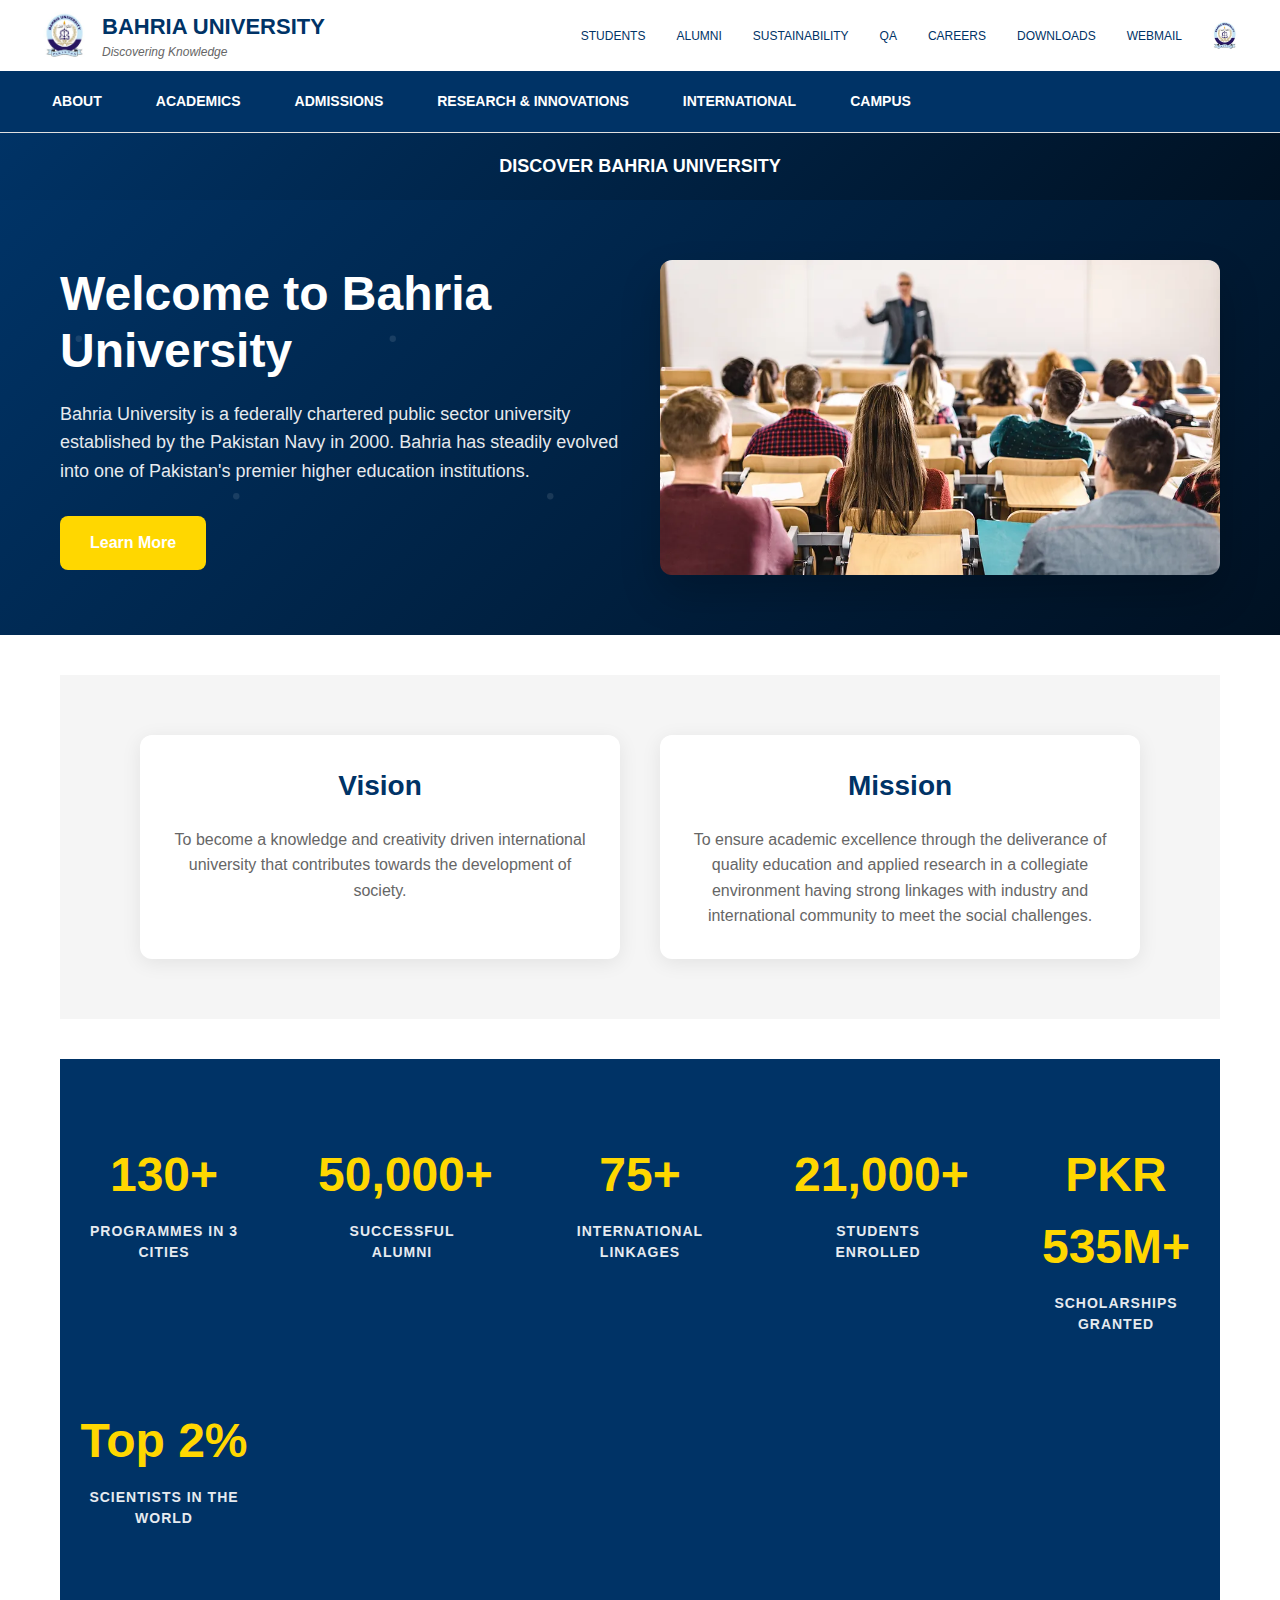
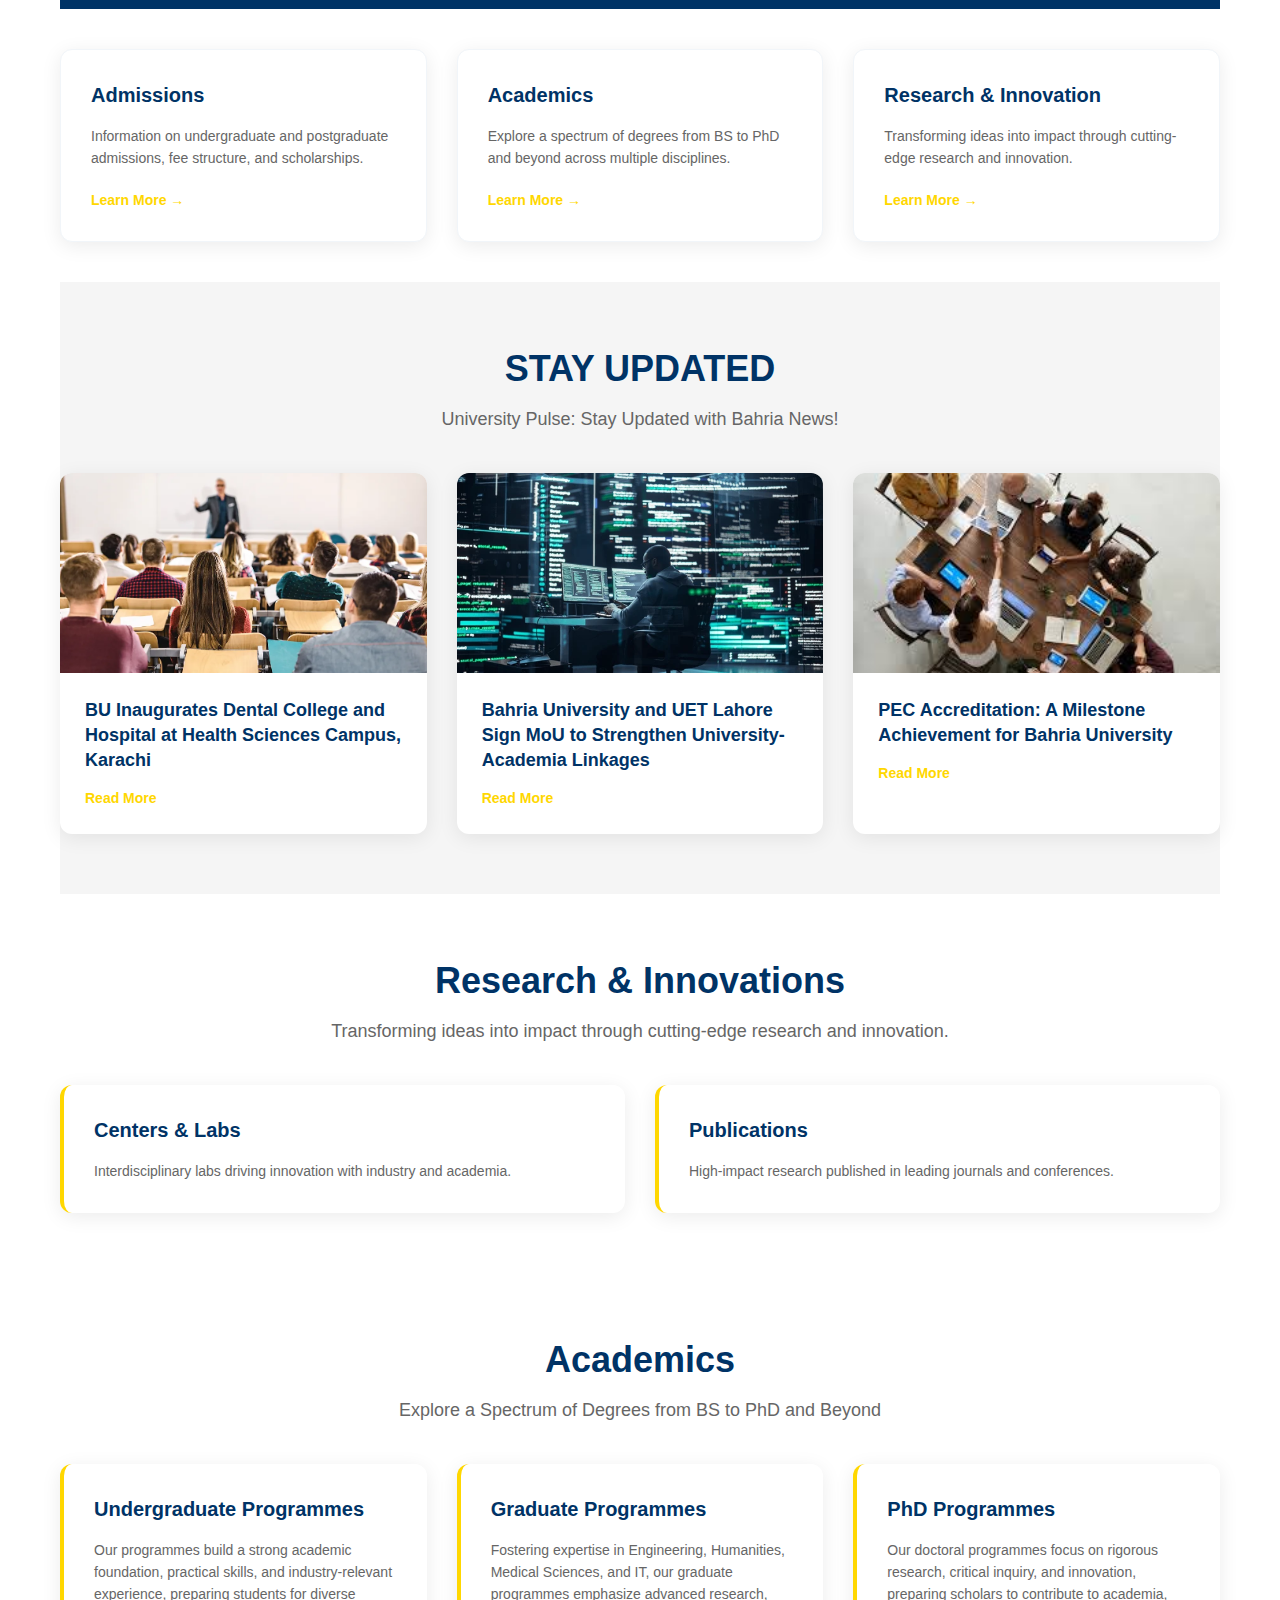
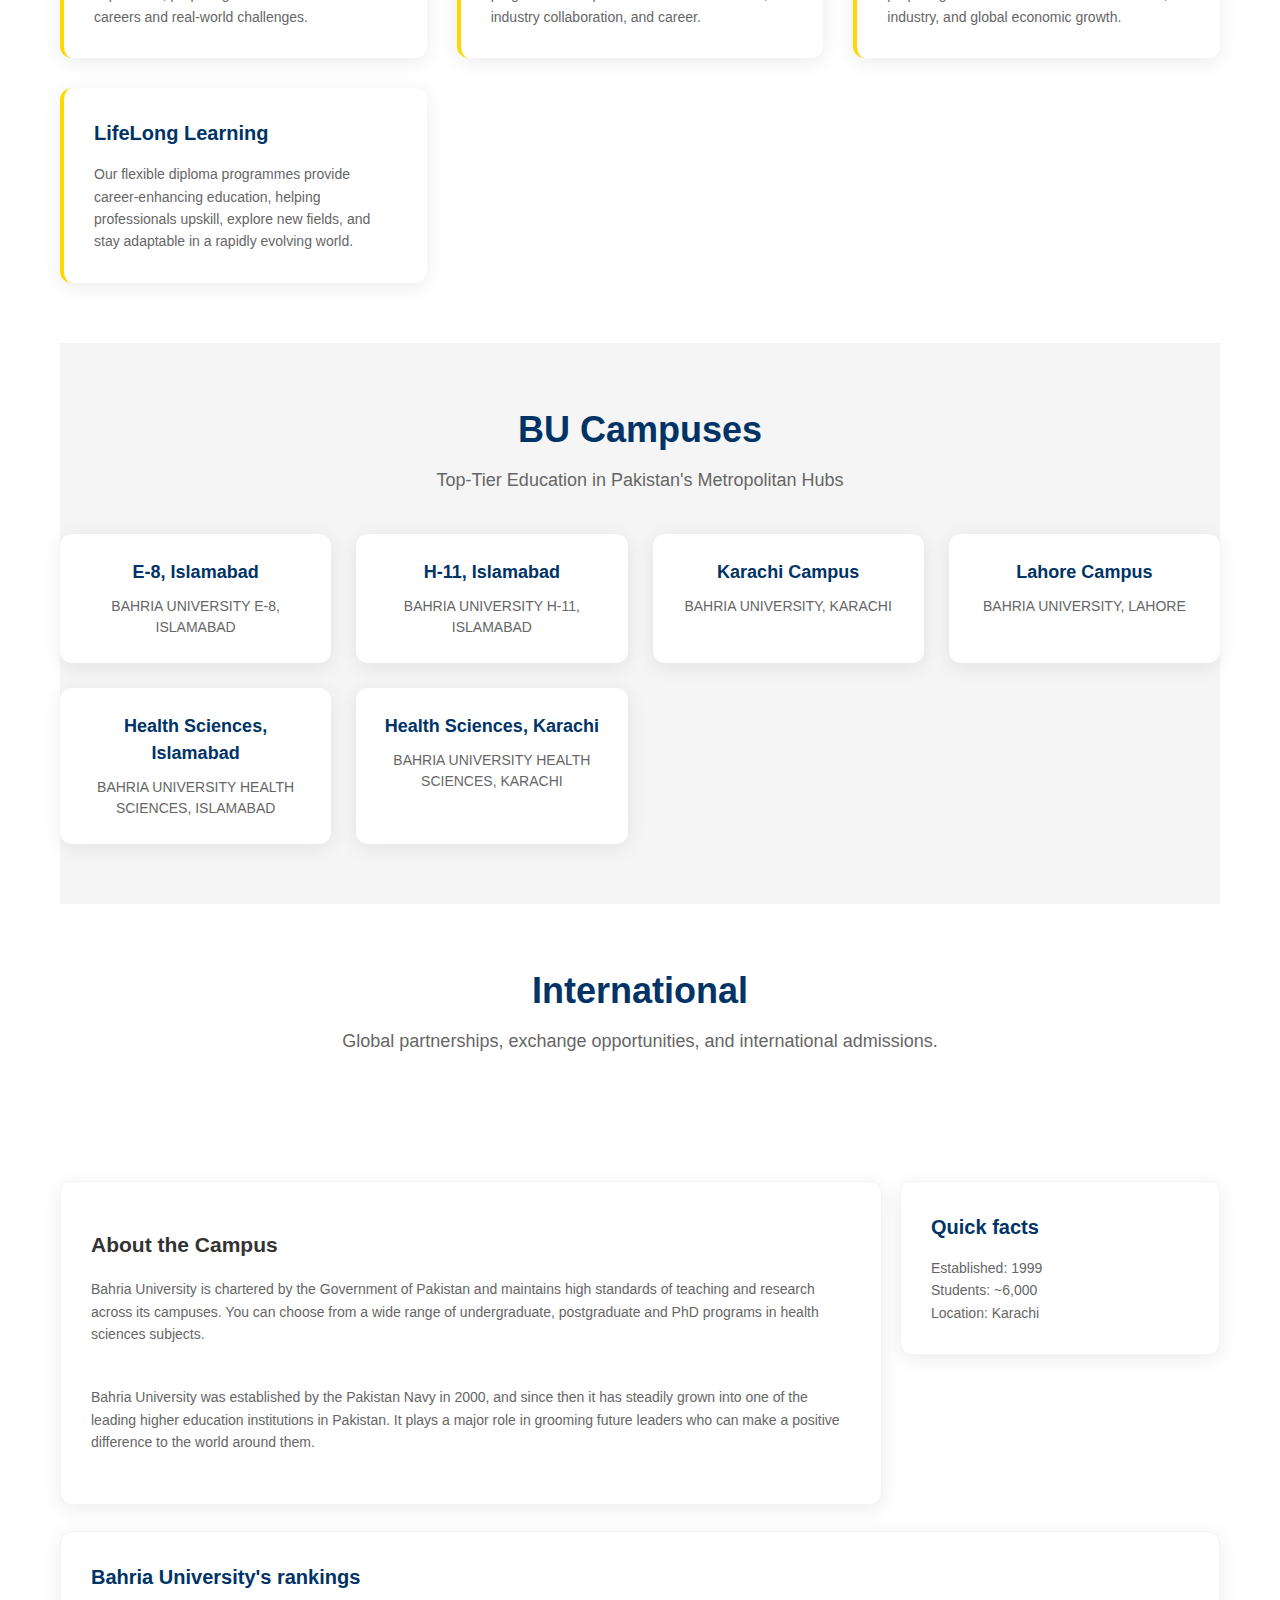
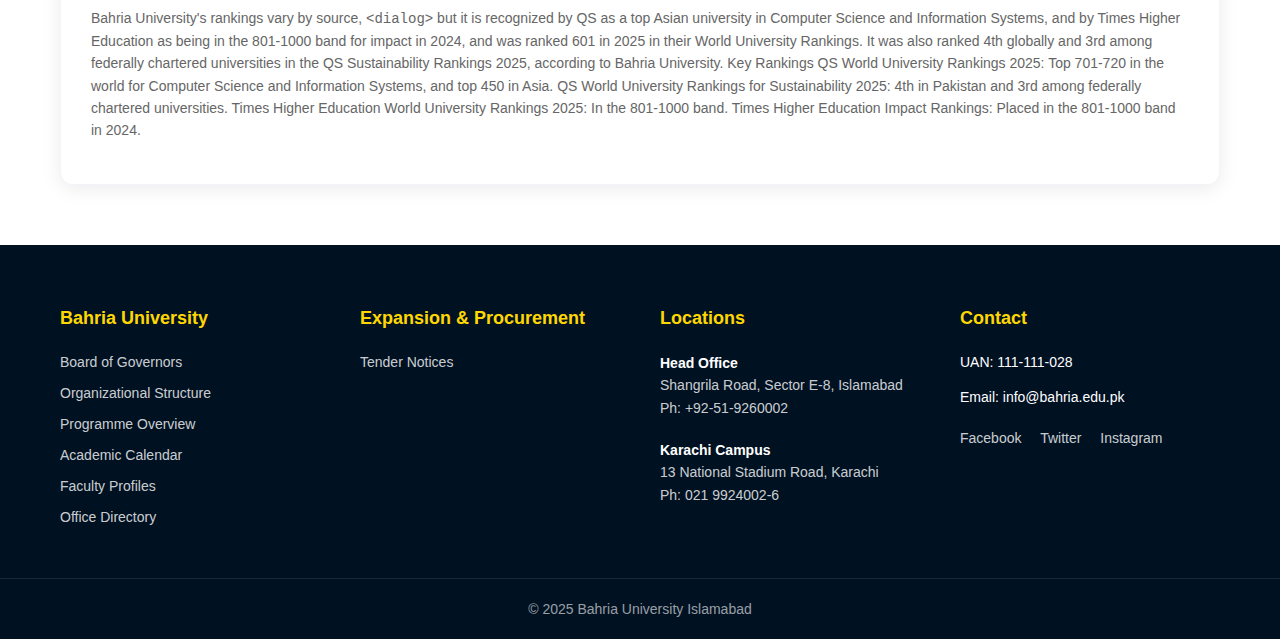
<file: index.html>
<!doctype html>
<html lang="en">
<head>
  <meta charset="utf-8" />
  <meta name="viewport" content="width=device-width, initial-scale=1" />
  <title>Bahria University - Discovering Knowledge</title>
  <meta name="description" content="Bahria University is a federally chartered public sector university established by the Pakistan Navy in 2000. Premier higher education institution in Pakistan."/>

  <!-- External CSS link -->
  <link rel="stylesheet" href="CSS/style.css">
</head>
<body>
  <div class="homepage">
    <div class="headerrowwrapper">
      <div class="headerrow">
        <a href="#home" class="logocontainer">
          <div class="logobox">
            <img src="IMAGES/logo.jpg" alt="Bahria University Logo">
          </div>
          <div class="logoboxtxt">
            <h1>Bahria University</h1>
            <h4>Discovering Knowledge</h4>
          </div>
        </a>
        <div class="topmenucontainer">
          <div class="topmenucontent">
            <a href="https://cms.bahria.edu.pk/Logins/Student">Students</a>
            <a href="https://cms.bahria.edu.pk/Logins/Alumni">Alumni</a>
            <a href="#sustainability">Sustainability</a>
            <a href="#qa">QA</a>
            <a href="#careers">Careers</a>
            <a href="#downloads">Downloads</a>
            <a href="#webmail">WEBMAIL</a>
          </div>
          <div class="burightlogo">
            <img src="IMAGES/logo.jpg" alt="BU Logo Small">
          </div>
        </div>
      </div>
      <div class="mainmenucontainer">
        <button class="hamburger-campus" aria-label="Toggle menu" aria-expanded="false">☰</button>
        <div class="mainmenucontainer_in">
          <a href="#about">About</a>
          <a href="#academics">Academics</a>
          <a href="#admissions">Admissions</a>
          <a href="#research">Research & Innovations</a>
          <a href="#international">International</a>
          <a href="#campus">Campus</a>
        </div>
      </div>
    </div>
    <div class="mainstripcontainer">
      <p class="mainstripbadge">Discover Bahria University</p>
    </div>
  </div>

    <!-- Hero area -->
    <div class="hero-section">
      <div class="hero-bg">
        <div class="page">
          <section class="hero animate-fadeInUp">
            <div class="hero-content">
              <h1>Welcome to Bahria University</h1>
              <p class="hero-description">Bahria University is a federally chartered public sector university established by the Pakistan Navy in 2000. Bahria has steadily evolved into one of Pakistan's premier higher education institutions.</p>
              <a href="#about" class="btn-learn-more">Learn More</a>
            </div>
            <div class="hero-image">
              <img src="IMAGES/studentsIncampus.webp" alt="Bahria University Campus">
            </div>
          </section>
        </div>
    </div>
  </div>

  <main class="page" id="home">
    <!-- Vision & Mission Section -->
    <section class="vision-mission">
      <div class="vm-container">
        <div class="vm-item">
          <h2>Vision</h2>
          <p>To become a knowledge and creativity driven international university that contributes towards the development of society.</p>
        </div>
        <div class="vm-item">
          <h2>Mission</h2>
          <p>To ensure academic excellence through the deliverance of quality education and applied research in a collegiate environment having strong linkages with industry and international community to meet the social challenges.</p>
        </div>
      </div>
    </section>

    <!-- Statistics Section -->
    <section class="stats-section">
      <div class="stats-container">
        <div class="stat-item">
          <div class="stat-number">130+</div>
          <div class="stat-label">PROGRAMMES IN 3 CITIES</div>
        </div>
        <div class="stat-item">
          <div class="stat-number">50,000+</div>
          <div class="stat-label">SUCCESSFUL ALUMNI</div>
        </div>
        <div class="stat-item">
          <div class="stat-number">75+</div>
          <div class="stat-label">INTERNATIONAL LINKAGES</div>
        </div>
        <div class="stat-item">
          <div class="stat-number">21,000+</div>
          <div class="stat-label">STUDENTS ENROLLED</div>
        </div>
        <div class="stat-item">
          <div class="stat-number">PKR 535M+</div>
          <div class="stat-label">SCHOLARSHIPS GRANTED</div>
        </div>
        <div class="stat-item">
          <div class="stat-number">Top 2%</div>
          <div class="stat-label">SCIENTISTS IN THE WORLD</div>
        </div>
      </div>
    </section>

    <!-- Quick links -->
    <section id="admissions" class="grid-3" aria-label="Quick links">
      <article class="card">
        <h3>Admissions</h3>
        <p>Information on undergraduate and postgraduate admissions, fee structure, and scholarships.</p>
        <a href="#admissions" class="card-link">Learn More →</a>
      </article>
      <article class="card">
        <h3>Academics</h3>
        <p>Explore a spectrum of degrees from BS to PhD and beyond across multiple disciplines.</p>
        <a href="#academics" class="card-link">Learn More →</a>
      </article>
      <article class="card">
        <h3>Research & Innovation</h3>
        <p>Transforming ideas into impact through cutting-edge research and innovation.</p>
        <a href="#research" class="card-link">Learn More →</a>
      </article>
    </section>

    <!-- News & updates -->
    <section id="news" class="news-section">
      <div class="section-header">
        <h2>STAY UPDATED</h2>
        <p>University Pulse: Stay Updated with Bahria News!</p>
      </div>
      
      <div class="news-grid">
        <article class="news-card">
          <img src="IMAGES/studentsIncampus.webp" alt="Students in campus">
          <div class="news-content">
            <h3>BU Inaugurates Dental College and Hospital at Health Sciences Campus, Karachi</h3>
            <a href="#" class="news-link">Read More</a>
          </div>
        </article>
        
        <article class="news-card">
          <img src="IMAGES/LabResearch.webp" alt="Lab research">
          <div class="news-content">
            <h3>Bahria University and UET Lahore Sign MoU to Strengthen University-Academia Linkages</h3>
            <a href="#" class="news-link">Read More</a>
          </div>
        </article>
        
        <article class="news-card">
          <img src="IMAGES/bussiness.jpg" alt="Business students">
          <div class="news-content">
            <h3>PEC Accreditation: A Milestone Achievement for Bahria University</h3>
            <a href="#" class="news-link">Read More</a>
          </div>
        </article>
      </div>
    </section>
    <!-- Research & Innovations -->
    <section id="research" class="academics-section">
      <div class="section-header">
        <h2>Research & Innovations</h2>
        <p>Transforming ideas into impact through cutting-edge research and innovation.</p>
      </div>
      <div class="academics-grid">
        <div class="academic-card">
          <h3>Centers & Labs</h3>
          <p>Interdisciplinary labs driving innovation with industry and academia.</p>
        </div>
        <div class="academic-card">
          <h3>Publications</h3>
          <p>High-impact research published in leading journals and conferences.</p>
        </div>
      </div>
    </section>

    <!-- Academics Section -->
    <section id="academics" class="academics-section">
      <div class="section-header">
        <h2>Academics</h2>
        <p>Explore a Spectrum of Degrees from BS to PhD and Beyond</p>
      </div>
      
      <div class="academics-grid">
        <div class="academic-card">
          <h3>Undergraduate Programmes</h3>
          <p>Our programmes build a strong academic foundation, practical skills, and industry-relevant experience, preparing students for diverse careers and real-world challenges.</p>
        </div>
        <div class="academic-card">
          <h3>Graduate Programmes</h3>
          <p>Fostering expertise in Engineering, Humanities, Medical Sciences, and IT, our graduate programmes emphasize advanced research, industry collaboration, and career.</p>
        </div>
        <div class="academic-card">
          <h3>PhD Programmes</h3>
          <p>Our doctoral programmes focus on rigorous research, critical inquiry, and innovation, preparing scholars to contribute to academia, industry, and global economic growth.</p>
        </div>
        <div class="academic-card">
          <h3>LifeLong Learning</h3>
          <p>Our flexible diploma programmes provide career-enhancing education, helping professionals upskill, explore new fields, and stay adaptable in a rapidly evolving world.</p>
        </div>
      </div>
    </section>

    <!-- Campus Locations -->
    <section id="campus" class="campus-section">
      <div class="section-header">
        <h2>BU Campuses</h2>
        <p>Top-Tier Education in Pakistan's Metropolitan Hubs</p>
      </div>
      
      <div class="campus-grid">
        <div class="campus-card">
          <h3>E-8, Islamabad</h3>
          <p>BAHRIA UNIVERSITY E-8, ISLAMABAD</p>
        </div>
        <div class="campus-card">
          <h3>H-11, Islamabad</h3>
          <p>BAHRIA UNIVERSITY H-11, ISLAMABAD</p>
        </div>
        <div class="campus-card">
          <h3>Karachi Campus</h3>
          <p>BAHRIA UNIVERSITY, KARACHI</p>
        </div>
        <div class="campus-card">
          <h3>Lahore Campus</h3>
          <p>BAHRIA UNIVERSITY, LAHORE</p>
        </div>
        <div class="campus-card">
          <h3>Health Sciences, Islamabad</h3>
          <p>BAHRIA UNIVERSITY HEALTH SCIENCES, ISLAMABAD</p>
        </div>
        <div class="campus-card">
          <h3>Health Sciences, Karachi</h3>
          <p>BAHRIA UNIVERSITY HEALTH SCIENCES, KARACHI</p>
        </div>
      </div>
    </section>
    <!-- International -->
    <section id="international" class="academics-section">
      <div class="section-header">
        <h2>International</h2>
        <p>Global partnerships, exchange opportunities, and international admissions.</p>
      </div>
    </section>

    <!-- About -->
    <section id="about" style="margin-top:26px">
      <div style="display:grid;grid-template-columns:1fr 320px;gap:18px;align-items:start">
        <article class="card">
          <h2>About the Campus</h2>
          <p style="color:var(--muted)">Bahria University is chartered by the Government of Pakistan and maintains high standards of teaching and research across its campuses. You can choose from a wide range of undergraduate, postgraduate and PhD programs in health sciences subjects.</p><br> 
          <p style="color:var(--muted)">Bahria University was established by the Pakistan Navy in 2000, and since then it has steadily grown into one of the leading higher education institutions in Pakistan. It plays a major role in grooming future leaders who can make a positive difference to the world around them.</p>
        </article>

        <aside class="card">
          <h3>Quick facts</h3>
          <p style="color:var(--muted);margin:0">Established: 1999<br>Students: ~6,000<br>Location: Karachi</p>
        </aside>
      </div>
    </section>

    <!-- Modal example (dialog) - no JS required to open from a link? We'll keep as demonstration -->
    <section style="margin-top:26px">
      <div class="card">
        <h3>Bahria University's rankings</h3>
        <p style="color:var(--muted);margin-bottom:12px">Bahria University's rankings vary by source, <code>&lt;dialog&gt;</code>  but it is recognized by QS as a top Asian university in Computer Science and Information Systems, and by Times Higher Education as being in the 801-1000 band for impact in 2024, and was ranked 601 in 2025 in their World University Rankings. It was also ranked 4th globally and 3rd among federally chartered universities in the QS Sustainability Rankings 2025, according to Bahria University. 
Key Rankings
QS World University Rankings 2025: Top 701-720 in the world for Computer Science and Information Systems, and top 450 in Asia. 
QS World University Rankings for Sustainability 2025: 4th in Pakistan and 3rd among federally chartered universities. 
Times Higher Education World University Rankings 2025: In the 801-1000 band. 
Times Higher Education Impact Rankings: Placed in the 801-1000 band in 2024. </p>
      </div>
    </section>

  </main>

  <footer class="site-footer">
    <div class="page footer-content">
      <div class="footer-section">
        <h4>Bahria University</h4>
        <ul>
          <li><a href="#">Board of Governors</a></li>
          <li><a href="#">Organizational Structure</a></li>
          <li><a href="#">Programme Overview</a></li>
          <li><a href="#">Academic Calendar</a></li>
          <li><a href="#">Faculty Profiles</a></li>
          <li><a href="#">Office Directory</a></li>
        </ul>
      </div>
      
      <div class="footer-section">
        <h4>Expansion & Procurement</h4>
        <ul>
          <li><a href="#">Tender Notices</a></li>
        </ul>
      </div>
      
      <div class="footer-section">
        <h4>Locations</h4>
        <div class="location-info">
          <p><strong>Head Office</strong><br>
          Shangrila Road, Sector E-8, Islamabad<br>
          Ph: +92-51-9260002</p>
          
          <p><strong>Karachi Campus</strong><br>
          13 National Stadium Road, Karachi<br>
          Ph: 021 9924002-6</p>
        </div>
      </div>
      
      <div class="footer-section">
        <h4>Contact</h4>
        <p>UAN: 111-111-028</p>
        <p>Email: info@bahria.edu.pk</p>
        <div class="social-media">
          <a href="#">Facebook</a>
          <a href="#">Twitter</a>
          <a href="#">Instagram</a>
        </div>
      </div>
    </div>
    
    <div class="footer-bottom">
      <div class="page">
        <p>&copy; 2025 Bahria University Islamabad</p>
      </div>
    </div>
  </footer>

  <script>
    // Mobile menu toggle functionality
    document.addEventListener('DOMContentLoaded', function() {
      const hamburger = document.querySelector('.hamburger-campus');
      const menu = document.querySelector('.mainmenucontainer_in');
      
      if (hamburger && menu) {
        hamburger.addEventListener('click', function() {
          menu.classList.toggle('show');
          const isExpanded = menu.classList.contains('show');
          hamburger.setAttribute('aria-expanded', isExpanded);
        });
      }
    });
  </script>

</body>
</html>
</file>
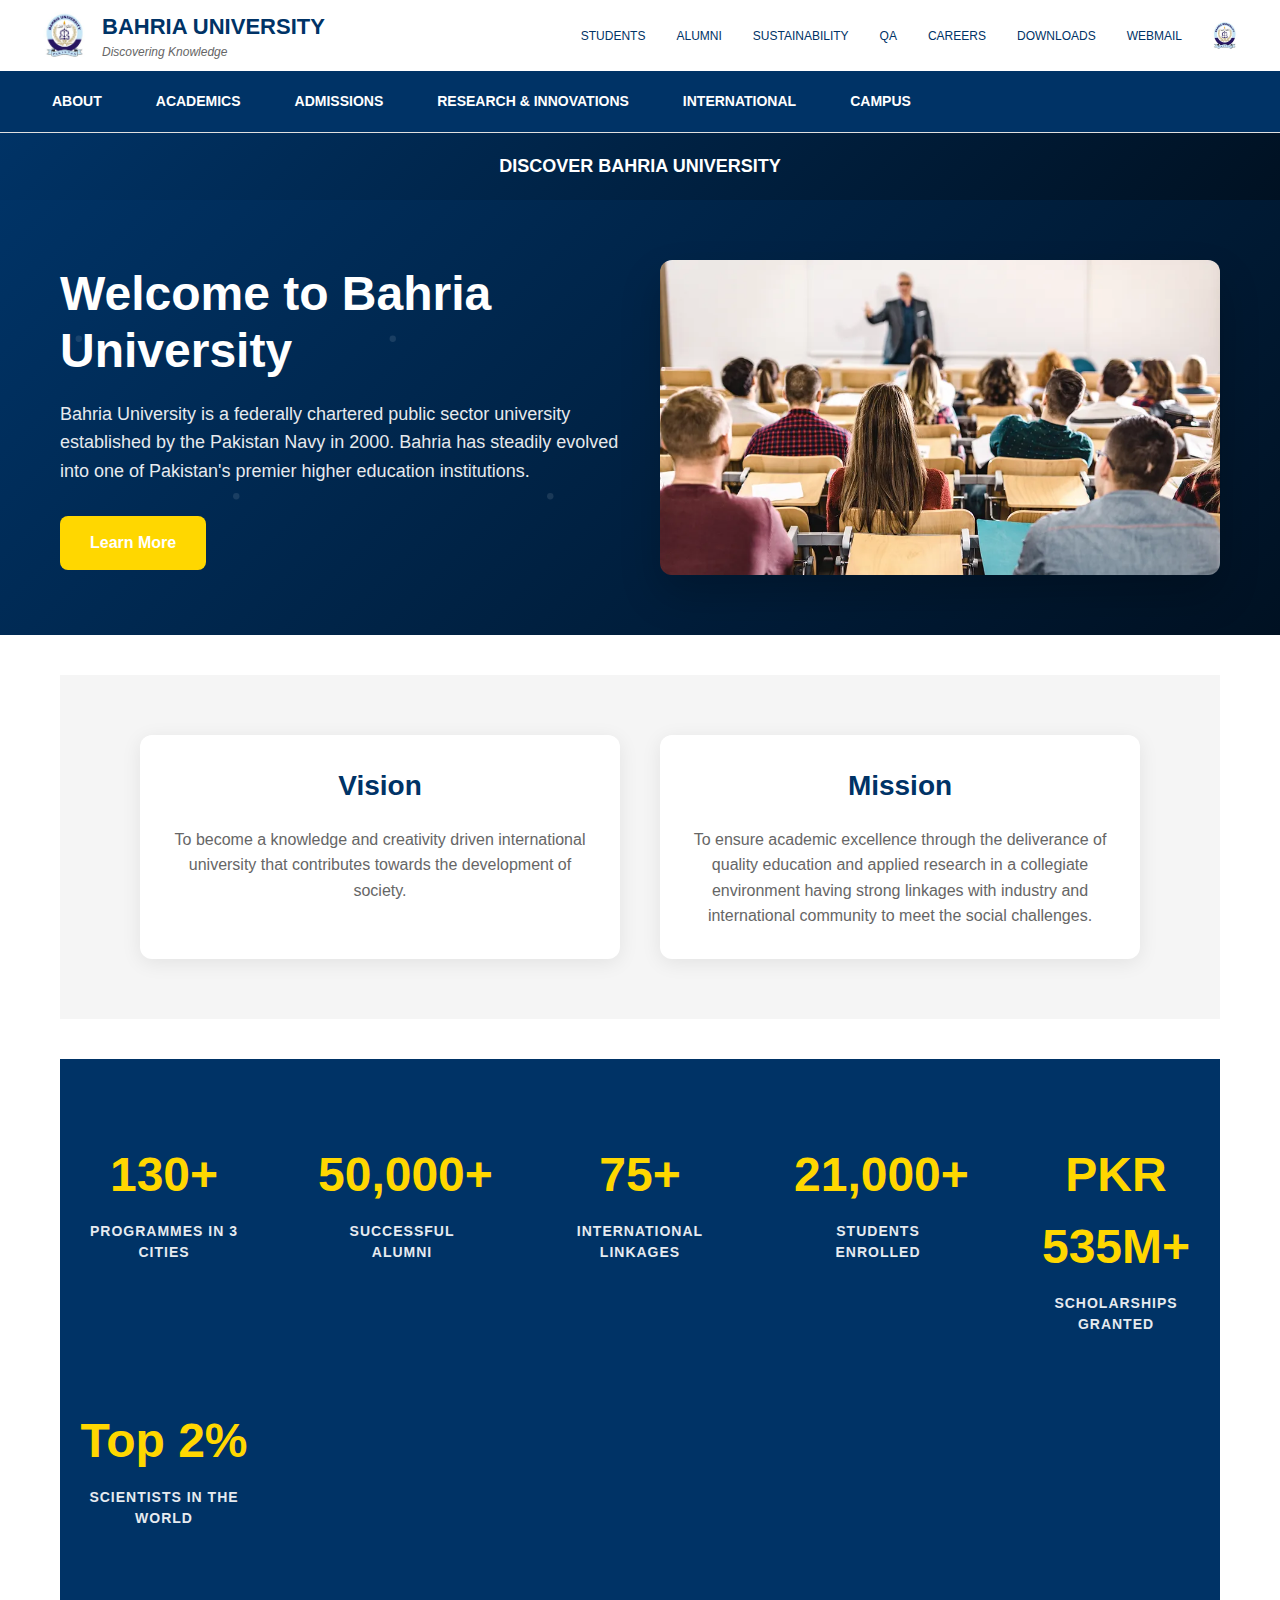
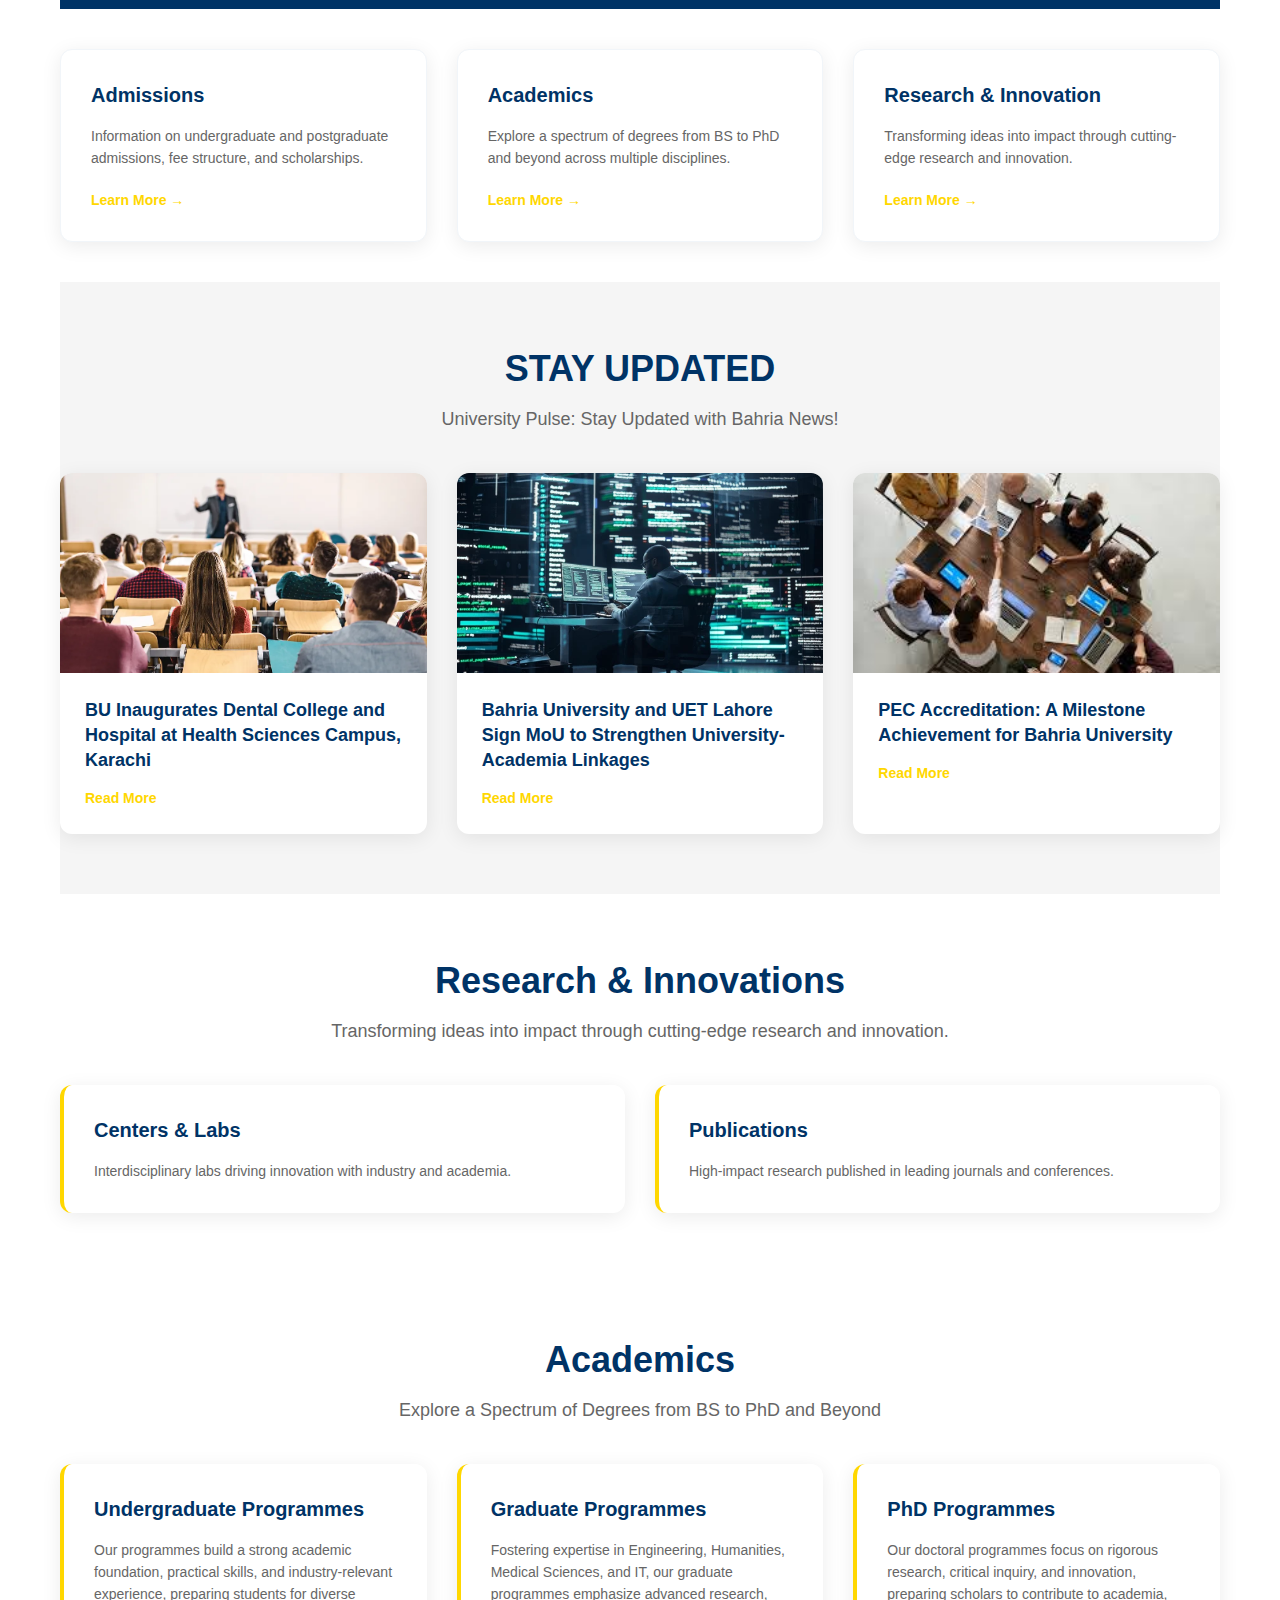
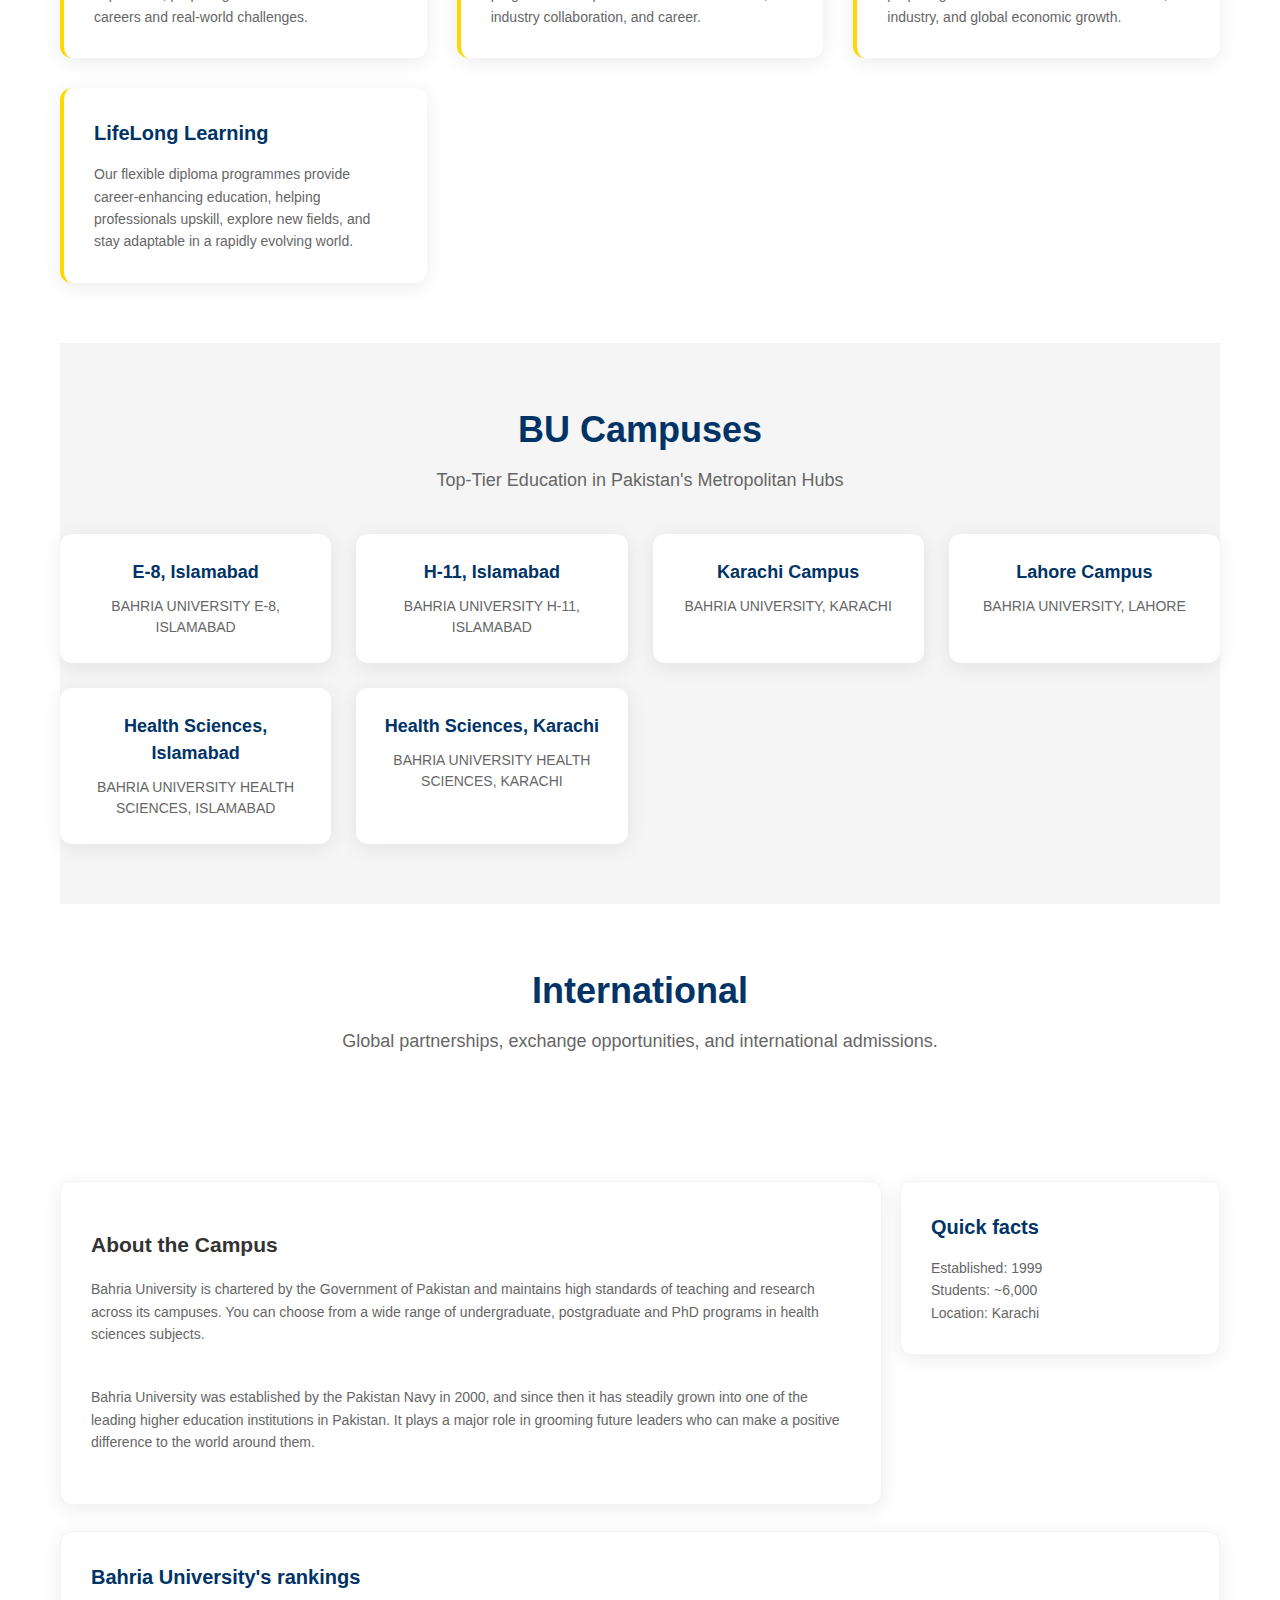
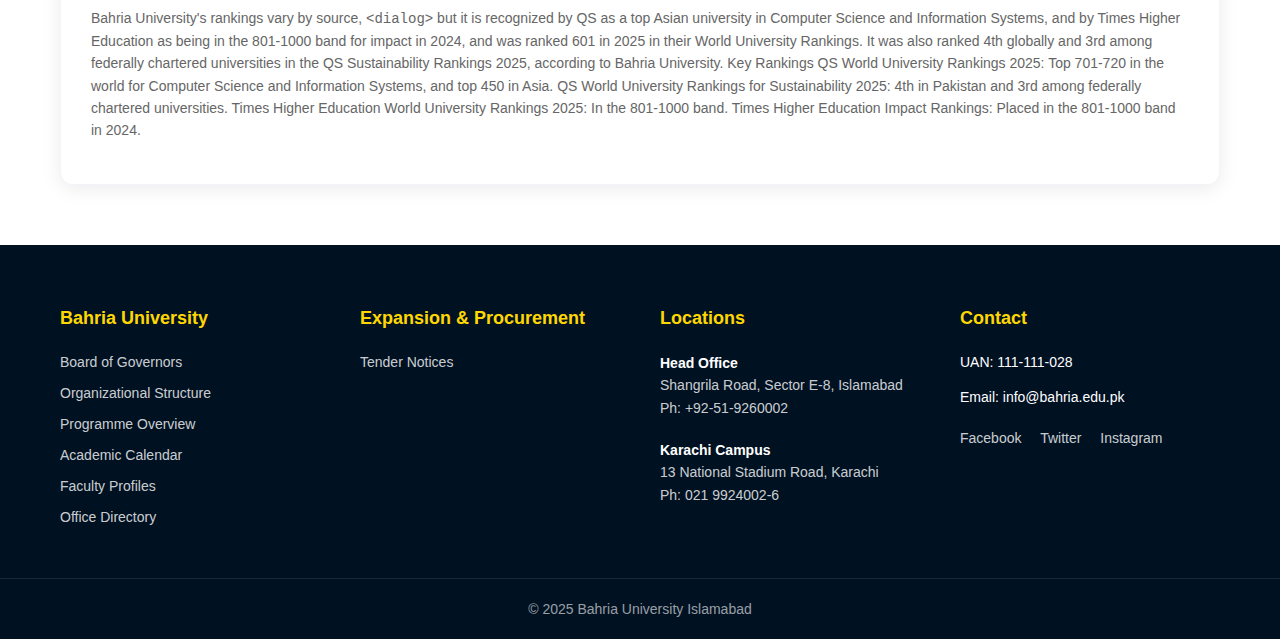
<file: bukc-clone.html>
<!doctype html>
<html lang="en">
<head>
  <meta charset="utf-8" />
  <meta name="viewport" content="width=device-width, initial-scale=1" />
  <title>Bahria University - Discovering Knowledge</title>
  <meta name="description" content="Bahria University is a federally chartered public sector university established by the Pakistan Navy in 2000. Premier higher education institution in Pakistan."/>

  <!-- External CSS link -->
  <link rel="stylesheet" href="styles.css">
</head>
<body>
  <div class="homepage">
    <div class="headerrowwrapper">
      <div class="headerrow">
        <a href="#home" class="logocontainer">
          <div class="logobox">
            <img src="IMAGES/logo.jpg" alt="Bahria University Logo">
          </div>
          <div class="logoboxtxt">
            <h1>Bahria University</h1>
            <h4>Discovering Knowledge</h4>
          </div>
        </a>
        <div class="topmenucontainer">
          <div class="topmenucontent">
            <a href="https://cms.bahria.edu.pk/Logins/Student">Students</a>
            <a href="https://cms.bahria.edu.pk/Logins/Alumni">Alumni</a>
            <a href="#sustainability">Sustainability</a>
            <a href="#qa">QA</a>
            <a href="#careers">Careers</a>
            <a href="#downloads">Downloads</a>
            <a href="#webmail">WEBMAIL</a>
          </div>
          <div class="burightlogo">
            <img src="IMAGES/logo.jpg" alt="BU Logo Small">
          </div>
        </div>
      </div>
      <div class="mainmenucontainer">
        <button class="hamburger-campus" aria-label="Toggle menu" aria-expanded="false">☰</button>
        <div class="mainmenucontainer_in">
          <a href="#about">About</a>
          <a href="#academics">Academics</a>
          <a href="#admissions">Admissions</a>
          <a href="#research">Research & Innovations</a>
          <a href="#international">International</a>
          <a href="#campus">Campus</a>
        </div>
      </div>
    </div>
    <div class="mainstripcontainer">
      <p class="mainstripbadge">Discover Bahria University</p>
    </div>
  </div>

    <!-- Hero area -->
    <div class="hero-section">
      <div class="hero-bg">
        <div class="page">
          <section class="hero animate-fadeInUp">
            <div class="hero-content">
              <h1>Welcome to Bahria University</h1>
              <p class="hero-description">Bahria University is a federally chartered public sector university established by the Pakistan Navy in 2000. Bahria has steadily evolved into one of Pakistan's premier higher education institutions.</p>
              <a href="#about" class="btn-learn-more">Learn More</a>
            </div>
            <div class="hero-image">
              <img src="IMAGES/studentsIncampus.webp" alt="Bahria University Campus">
            </div>
          </section>
        </div>
    </div>
  </div>

  <main class="page" id="home">
    <!-- Vision & Mission Section -->
    <section class="vision-mission">
      <div class="vm-container">
        <div class="vm-item">
          <h2>Vision</h2>
          <p>To become a knowledge and creativity driven international university that contributes towards the development of society.</p>
        </div>
        <div class="vm-item">
          <h2>Mission</h2>
          <p>To ensure academic excellence through the deliverance of quality education and applied research in a collegiate environment having strong linkages with industry and international community to meet the social challenges.</p>
        </div>
      </div>
    </section>

    <!-- Statistics Section -->
    <section class="stats-section">
      <div class="stats-container">
        <div class="stat-item">
          <div class="stat-number">130+</div>
          <div class="stat-label">PROGRAMMES IN 3 CITIES</div>
        </div>
        <div class="stat-item">
          <div class="stat-number">50,000+</div>
          <div class="stat-label">SUCCESSFUL ALUMNI</div>
        </div>
        <div class="stat-item">
          <div class="stat-number">75+</div>
          <div class="stat-label">INTERNATIONAL LINKAGES</div>
        </div>
        <div class="stat-item">
          <div class="stat-number">21,000+</div>
          <div class="stat-label">STUDENTS ENROLLED</div>
        </div>
        <div class="stat-item">
          <div class="stat-number">PKR 535M+</div>
          <div class="stat-label">SCHOLARSHIPS GRANTED</div>
        </div>
        <div class="stat-item">
          <div class="stat-number">Top 2%</div>
          <div class="stat-label">SCIENTISTS IN THE WORLD</div>
        </div>
      </div>
    </section>

    <!-- Quick links -->
    <section id="admissions" class="grid-3" aria-label="Quick links">
      <article class="card">
        <h3>Admissions</h3>
        <p>Information on undergraduate and postgraduate admissions, fee structure, and scholarships.</p>
        <a href="#admissions" class="card-link">Learn More →</a>
      </article>
      <article class="card">
        <h3>Academics</h3>
        <p>Explore a spectrum of degrees from BS to PhD and beyond across multiple disciplines.</p>
        <a href="#academics" class="card-link">Learn More →</a>
      </article>
      <article class="card">
        <h3>Research & Innovation</h3>
        <p>Transforming ideas into impact through cutting-edge research and innovation.</p>
        <a href="#research" class="card-link">Learn More →</a>
      </article>
    </section>

    <!-- News & updates -->
    <section id="news" class="news-section">
      <div class="section-header">
        <h2>STAY UPDATED</h2>
        <p>University Pulse: Stay Updated with Bahria News!</p>
      </div>
      
      <div class="news-grid">
        <article class="news-card">
          <img src="IMAGES/studentsIncampus.webp" alt="Students in campus">
          <div class="news-content">
            <h3>BU Inaugurates Dental College and Hospital at Health Sciences Campus, Karachi</h3>
            <a href="#" class="news-link">Read More</a>
          </div>
        </article>
        
        <article class="news-card">
          <img src="IMAGES/LabResearch.webp" alt="Lab research">
          <div class="news-content">
            <h3>Bahria University and UET Lahore Sign MoU to Strengthen University-Academia Linkages</h3>
            <a href="#" class="news-link">Read More</a>
          </div>
        </article>
        
        <article class="news-card">
          <img src="IMAGES/bussiness.jpg" alt="Business students">
          <div class="news-content">
            <h3>PEC Accreditation: A Milestone Achievement for Bahria University</h3>
            <a href="#" class="news-link">Read More</a>
          </div>
        </article>
      </div>
    </section>
    <!-- Research & Innovations -->
    <section id="research" class="academics-section">
      <div class="section-header">
        <h2>Research & Innovations</h2>
        <p>Transforming ideas into impact through cutting-edge research and innovation.</p>
      </div>
      <div class="academics-grid">
        <div class="academic-card">
          <h3>Centers & Labs</h3>
          <p>Interdisciplinary labs driving innovation with industry and academia.</p>
        </div>
        <div class="academic-card">
          <h3>Publications</h3>
          <p>High-impact research published in leading journals and conferences.</p>
        </div>
      </div>
    </section>

    <!-- Academics Section -->
    <section id="academics" class="academics-section">
      <div class="section-header">
        <h2>Academics</h2>
        <p>Explore a Spectrum of Degrees from BS to PhD and Beyond</p>
      </div>
      
      <div class="academics-grid">
        <div class="academic-card">
          <h3>Undergraduate Programmes</h3>
          <p>Our programmes build a strong academic foundation, practical skills, and industry-relevant experience, preparing students for diverse careers and real-world challenges.</p>
        </div>
        <div class="academic-card">
          <h3>Graduate Programmes</h3>
          <p>Fostering expertise in Engineering, Humanities, Medical Sciences, and IT, our graduate programmes emphasize advanced research, industry collaboration, and career.</p>
        </div>
        <div class="academic-card">
          <h3>PhD Programmes</h3>
          <p>Our doctoral programmes focus on rigorous research, critical inquiry, and innovation, preparing scholars to contribute to academia, industry, and global economic growth.</p>
        </div>
        <div class="academic-card">
          <h3>LifeLong Learning</h3>
          <p>Our flexible diploma programmes provide career-enhancing education, helping professionals upskill, explore new fields, and stay adaptable in a rapidly evolving world.</p>
        </div>
      </div>
    </section>

    <!-- Campus Locations -->
    <section id="campus" class="campus-section">
      <div class="section-header">
        <h2>BU Campuses</h2>
        <p>Top-Tier Education in Pakistan's Metropolitan Hubs</p>
      </div>
      
      <div class="campus-grid">
        <div class="campus-card">
          <h3>E-8, Islamabad</h3>
          <p>BAHRIA UNIVERSITY E-8, ISLAMABAD</p>
        </div>
        <div class="campus-card">
          <h3>H-11, Islamabad</h3>
          <p>BAHRIA UNIVERSITY H-11, ISLAMABAD</p>
        </div>
        <div class="campus-card">
          <h3>Karachi Campus</h3>
          <p>BAHRIA UNIVERSITY, KARACHI</p>
        </div>
        <div class="campus-card">
          <h3>Lahore Campus</h3>
          <p>BAHRIA UNIVERSITY, LAHORE</p>
        </div>
        <div class="campus-card">
          <h3>Health Sciences, Islamabad</h3>
          <p>BAHRIA UNIVERSITY HEALTH SCIENCES, ISLAMABAD</p>
        </div>
        <div class="campus-card">
          <h3>Health Sciences, Karachi</h3>
          <p>BAHRIA UNIVERSITY HEALTH SCIENCES, KARACHI</p>
        </div>
      </div>
    </section>
    <!-- International -->
    <section id="international" class="academics-section">
      <div class="section-header">
        <h2>International</h2>
        <p>Global partnerships, exchange opportunities, and international admissions.</p>
      </div>
    </section>

    <!-- About -->
    <section id="about" style="margin-top:26px">
      <div style="display:grid;grid-template-columns:1fr 320px;gap:18px;align-items:start">
        <article class="card">
          <h2>About the Campus</h2>
          <p style="color:var(--muted)">Bahria University is chartered by the Government of Pakistan and maintains high standards of teaching and research across its campuses. You can choose from a wide range of undergraduate, postgraduate and PhD programs in health sciences subjects.</p><br> 
          <p style="color:var(--muted)">Bahria University was established by the Pakistan Navy in 2000, and since then it has steadily grown into one of the leading higher education institutions in Pakistan. It plays a major role in grooming future leaders who can make a positive difference to the world around them.</p>
        </article>

        <aside class="card">
          <h3>Quick facts</h3>
          <p style="color:var(--muted);margin:0">Established: 1999<br>Students: ~6,000<br>Location: Karachi</p>
        </aside>
      </div>
    </section>

    <!-- Modal example (dialog) - no JS required to open from a link? We'll keep as demonstration -->
    <section style="margin-top:26px">
      <div class="card">
        <h3>Bahria University's rankings</h3>
        <p style="color:var(--muted);margin-bottom:12px">Bahria University's rankings vary by source, <code>&lt;dialog&gt;</code>  but it is recognized by QS as a top Asian university in Computer Science and Information Systems, and by Times Higher Education as being in the 801-1000 band for impact in 2024, and was ranked 601 in 2025 in their World University Rankings. It was also ranked 4th globally and 3rd among federally chartered universities in the QS Sustainability Rankings 2025, according to Bahria University. 
Key Rankings
QS World University Rankings 2025: Top 701-720 in the world for Computer Science and Information Systems, and top 450 in Asia. 
QS World University Rankings for Sustainability 2025: 4th in Pakistan and 3rd among federally chartered universities. 
Times Higher Education World University Rankings 2025: In the 801-1000 band. 
Times Higher Education Impact Rankings: Placed in the 801-1000 band in 2024. </p>
      </div>
    </section>

  </main>

  <footer class="site-footer">
    <div class="page footer-content">
      <div class="footer-section">
        <h4>Bahria University</h4>
        <ul>
          <li><a href="#">Board of Governors</a></li>
          <li><a href="#">Organizational Structure</a></li>
          <li><a href="#">Programme Overview</a></li>
          <li><a href="#">Academic Calendar</a></li>
          <li><a href="#">Faculty Profiles</a></li>
          <li><a href="#">Office Directory</a></li>
        </ul>
      </div>
      
      <div class="footer-section">
        <h4>Expansion & Procurement</h4>
        <ul>
          <li><a href="#">Tender Notices</a></li>
        </ul>
      </div>
      
      <div class="footer-section">
        <h4>Locations</h4>
        <div class="location-info">
          <p><strong>Head Office</strong><br>
          Shangrila Road, Sector E-8, Islamabad<br>
          Ph: +92-51-9260002</p>
          
          <p><strong>Karachi Campus</strong><br>
          13 National Stadium Road, Karachi<br>
          Ph: 021 9924002-6</p>
        </div>
      </div>
      
      <div class="footer-section">
        <h4>Contact</h4>
        <p>UAN: 111-111-028</p>
        <p>Email: info@bahria.edu.pk</p>
        <div class="social-media">
          <a href="#">Facebook</a>
          <a href="#">Twitter</a>
          <a href="#">Instagram</a>
        </div>
      </div>
    </div>
    
    <div class="footer-bottom">
      <div class="page">
        <p>&copy; 2025 Bahria University Islamabad</p>
      </div>
    </div>
  </footer>

  <script>
    // Mobile menu toggle functionality
    document.addEventListener('DOMContentLoaded', function() {
      const hamburger = document.querySelector('.hamburger-campus');
      const menu = document.querySelector('.mainmenucontainer_in');
      
      if (hamburger && menu) {
        hamburger.addEventListener('click', function() {
          menu.classList.toggle('show');
          const isExpanded = menu.classList.contains('show');
          hamburger.setAttribute('aria-expanded', isExpanded);
        });
      }
    });
  </script>

</body>
</html>
</file>
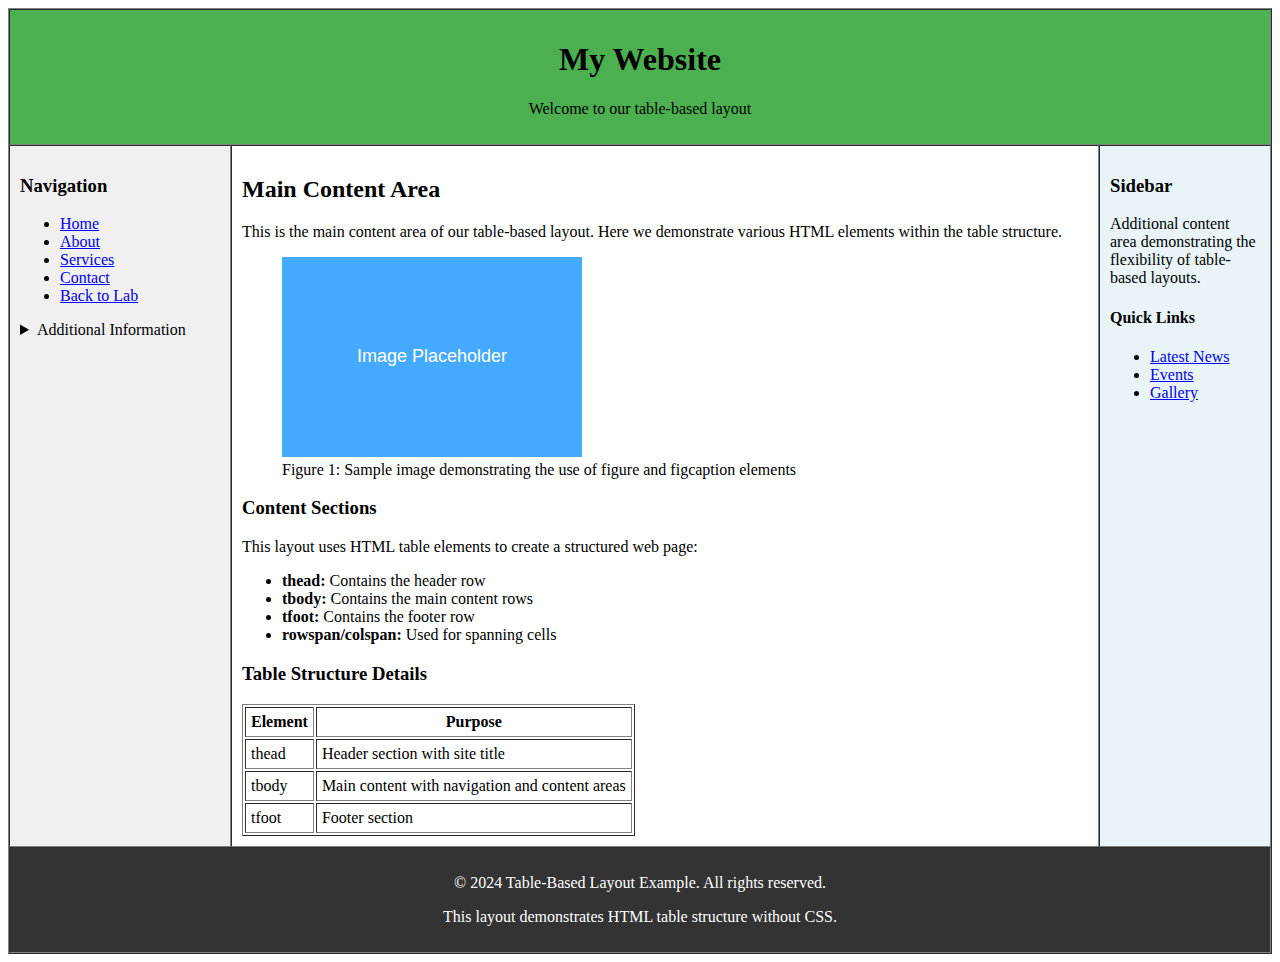
<file: task1-table-layout.html>
<!DOCTYPE html>
<html lang="en">
<head>
    <meta charset="UTF-8">
    <meta name="viewport" content="width=device-width, initial-scale=1.0">
    <title>Task 1: Table-Based Web Layout</title>
</head>
<body>
    <table border="1" width="100%" cellpadding="10" cellspacing="0">
        <!-- Header Section -->
        <thead>
            <tr>
                <td colspan="3" bgcolor="#4CAF50" align="center">
                    <h1>My Website</h1>
                    <p>Welcome to our table-based layout</p>
                </td>
            </tr>
        </thead>
        
        <!-- Main Content Area -->
        <tbody>
            <tr>
                <!-- Navigation Sidebar -->
                <td width="200" bgcolor="#f0f0f0" valign="top">
                    <h3>Navigation</h3>
                    <ul>
                        <li><a href="#home">Home</a></li>
                        <li><a href="#about">About</a></li>
                        <li><a href="#services">Services</a></li>
                        <li><a href="#contact">Contact</a></li>
                        <li><a href="index.html">Back to Lab</a></li>
                    </ul>
                    
                    <!-- Details/Summary Example -->
                    <details>
                        <summary>Additional Information</summary>
                        <p>This is hidden content that can be expanded. It demonstrates the use of HTML5 details and summary elements within our table layout.</p>
                        <ul>
                            <li>Feature 1: Responsive design</li>
                            <li>Feature 2: Semantic HTML</li>
                            <li>Feature 3: Accessibility</li>
                        </ul>
                    </details>
                </td>
                
                <!-- Main Content Area -->
                <td valign="top">
                    <h2>Main Content Area</h2>
                    <p>This is the main content area of our table-based layout. Here we demonstrate various HTML elements within the table structure.</p>
                    
                    <!-- Figure with Figcaption -->
                    <figure>
                        <img src="[data-uri]" alt="Sample Image" width="300" height="200">
                        <figcaption>Figure 1: Sample image demonstrating the use of figure and figcaption elements</figcaption>
                    </figure>
                    
                    <h3>Content Sections</h3>
                    <p>This layout uses HTML table elements to create a structured web page:</p>
                    <ul>
                        <li><strong>thead:</strong> Contains the header row</li>
                        <li><strong>tbody:</strong> Contains the main content rows</li>
                        <li><strong>tfoot:</strong> Contains the footer row</li>
                        <li><strong>rowspan/colspan:</strong> Used for spanning cells</li>
                    </ul>
                    
                    <h3>Table Structure Details</h3>
                    <table border="1" cellpadding="5">
                        <tr>
                            <th>Element</th>
                            <th>Purpose</th>
                        </tr>
                        <tr>
                            <td>thead</td>
                            <td>Header section with site title</td>
                        </tr>
                        <tr>
                            <td>tbody</td>
                            <td>Main content with navigation and content areas</td>
                        </tr>
                        <tr>
                            <td>tfoot</td>
                            <td>Footer section</td>
                        </tr>
                    </table>
                </td>
                
                <!-- Additional Sidebar -->
                <td width="150" bgcolor="#e8f4f8" valign="top">
                    <h3>Sidebar</h3>
                    <p>Additional content area demonstrating the flexibility of table-based layouts.</p>
                    
                    <h4>Quick Links</h4>
                    <ul>
                        <li><a href="#news">Latest News</a></li>
                        <li><a href="#events">Events</a></li>
                        <li><a href="#gallery">Gallery</a></li>
                    </ul>
                </td>
            </tr>
        </tbody>
        
        <!-- Footer Section -->
        <tfoot>
            <tr>
                <td colspan="3" bgcolor="#333" align="center">
                    <p style="color: white;">&copy; 2024 Table-Based Layout Example. All rights reserved.</p>
                    <p style="color: white;">This layout demonstrates HTML table structure without CSS.</p>
                </td>
            </tr>
        </tfoot>
    </table>
</body>
</html>
</file>
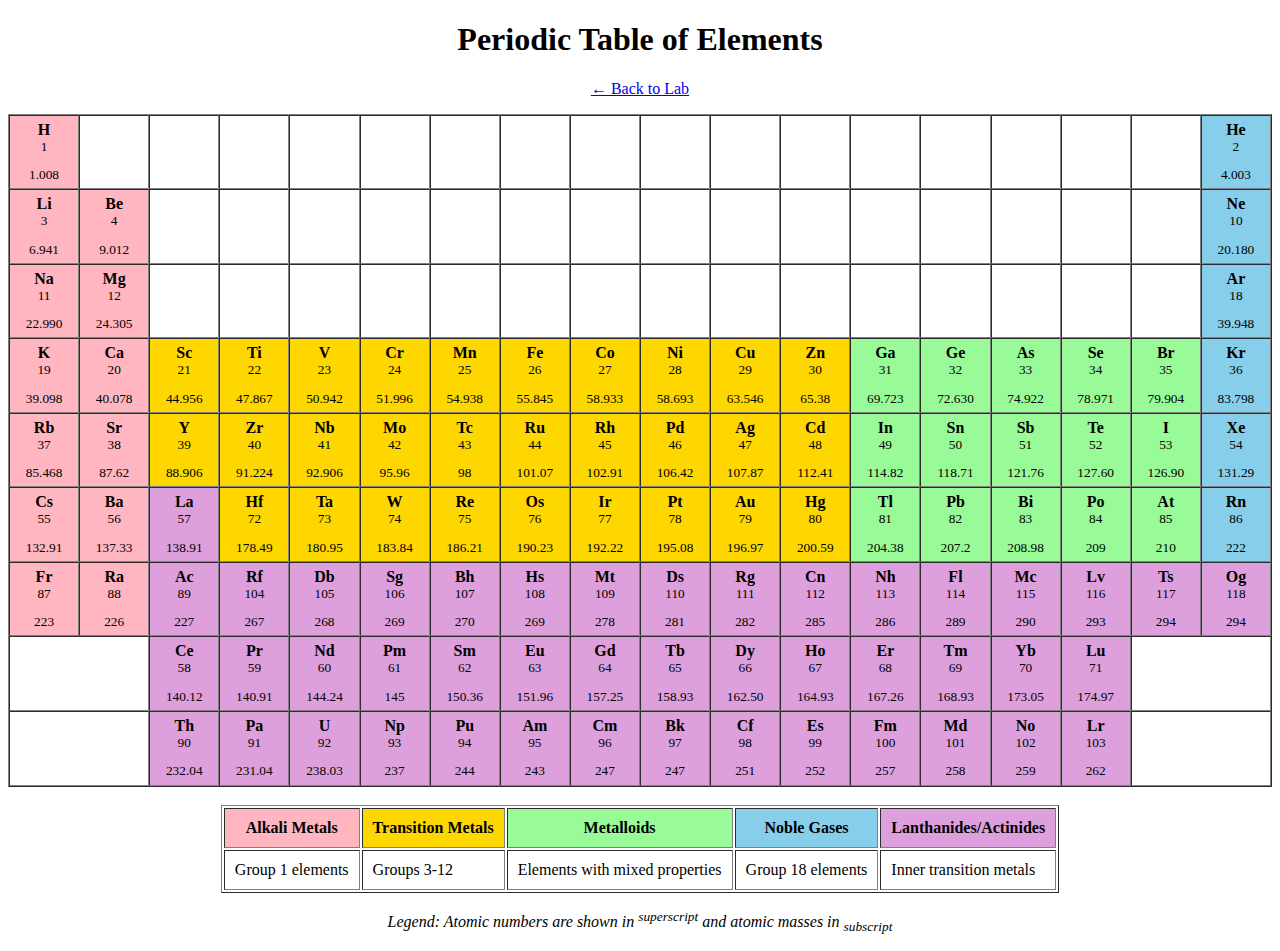
<file: task2-periodic-table.html>
<!DOCTYPE html>
<html lang="en">
<head>
    <meta charset="UTF-8">
    <meta name="viewport" content="width=device-width, initial-scale=1.0">
    <title>Task 2: Periodic Table</title>
</head>
<body>
    <h1 align="center">Periodic Table of Elements</h1>
    <p align="center"><a href="index.html">← Back to Lab</a></p>
    
    <table border="1" cellpadding="5" cellspacing="0" align="center">
        <!-- Row 1 -->
        <tr>
            <td bgcolor="#FFB6C1" align="center" width="60" height="60">
                <strong>H</strong><br>
                <sup>1</sup><br>
                <sub>1.008</sub>
            </td>
            <td width="60"></td>
            <td width="60"></td>
            <td width="60"></td>
            <td width="60"></td>
            <td width="60"></td>
            <td width="60"></td>
            <td width="60"></td>
            <td width="60"></td>
            <td width="60"></td>
            <td width="60"></td>
            <td width="60"></td>
            <td width="60"></td>
            <td width="60"></td>
            <td width="60"></td>
            <td width="60"></td>
            <td width="60"></td>
            <td bgcolor="#87CEEB" align="center" width="60" height="60">
                <strong>He</strong><br>
                <sup>2</sup><br>
                <sub>4.003</sub>
            </td>
        </tr>
        
        <!-- Row 2 -->
        <tr>
            <td bgcolor="#FFB6C1" align="center" width="60" height="60">
                <strong>Li</strong><br>
                <sup>3</sup><br>
                <sub>6.941</sub>
            </td>
            <td bgcolor="#FFB6C1" align="center" width="60" height="60">
                <strong>Be</strong><br>
                <sup>4</sup><br>
                <sub>9.012</sub>
            </td>
            <td width="60"></td>
            <td width="60"></td>
            <td width="60"></td>
            <td width="60"></td>
            <td width="60"></td>
            <td width="60"></td>
            <td width="60"></td>
            <td width="60"></td>
            <td width="60"></td>
            <td width="60"></td>
            <td width="60"></td>
            <td width="60"></td>
            <td width="60"></td>
            <td width="60"></td>
            <td width="60"></td>
            <td bgcolor="#87CEEB" align="center" width="60" height="60">
                <strong>Ne</strong><br>
                <sup>10</sup><br>
                <sub>20.180</sub>
            </td>
        </tr>
        
        <!-- Row 3 -->
        <tr>
            <td bgcolor="#FFB6C1" align="center" width="60" height="60">
                <strong>Na</strong><br>
                <sup>11</sup><br>
                <sub>22.990</sub>
            </td>
            <td bgcolor="#FFB6C1" align="center" width="60" height="60">
                <strong>Mg</strong><br>
                <sup>12</sup><br>
                <sub>24.305</sub>
            </td>
            <td width="60"></td>
            <td width="60"></td>
            <td width="60"></td>
            <td width="60"></td>
            <td width="60"></td>
            <td width="60"></td>
            <td width="60"></td>
            <td width="60"></td>
            <td width="60"></td>
            <td width="60"></td>
            <td width="60"></td>
            <td width="60"></td>
            <td width="60"></td>
            <td width="60"></td>
            <td width="60"></td>
            <td bgcolor="#87CEEB" align="center" width="60" height="60">
                <strong>Ar</strong><br>
                <sup>18</sup><br>
                <sub>39.948</sub>
            </td>
        </tr>
        
        <!-- Row 4 -->
        <tr>
            <td bgcolor="#FFB6C1" align="center" width="60" height="60">
                <strong>K</strong><br>
                <sup>19</sup><br>
                <sub>39.098</sub>
            </td>
            <td bgcolor="#FFB6C1" align="center" width="60" height="60">
                <strong>Ca</strong><br>
                <sup>20</sup><br>
                <sub>40.078</sub>
            </td>
            <td bgcolor="#FFD700" align="center" width="60" height="60">
                <strong>Sc</strong><br>
                <sup>21</sup><br>
                <sub>44.956</sub>
            </td>
            <td bgcolor="#FFD700" align="center" width="60" height="60">
                <strong>Ti</strong><br>
                <sup>22</sup><br>
                <sub>47.867</sub>
            </td>
            <td bgcolor="#FFD700" align="center" width="60" height="60">
                <strong>V</strong><br>
                <sup>23</sup><br>
                <sub>50.942</sub>
            </td>
            <td bgcolor="#FFD700" align="center" width="60" height="60">
                <strong>Cr</strong><br>
                <sup>24</sup><br>
                <sub>51.996</sub>
            </td>
            <td bgcolor="#FFD700" align="center" width="60" height="60">
                <strong>Mn</strong><br>
                <sup>25</sup><br>
                <sub>54.938</sub>
            </td>
            <td bgcolor="#FFD700" align="center" width="60" height="60">
                <strong>Fe</strong><br>
                <sup>26</sup><br>
                <sub>55.845</sub>
            </td>
            <td bgcolor="#FFD700" align="center" width="60" height="60">
                <strong>Co</strong><br>
                <sup>27</sup><br>
                <sub>58.933</sub>
            </td>
            <td bgcolor="#FFD700" align="center" width="60" height="60">
                <strong>Ni</strong><br>
                <sup>28</sup><br>
                <sub>58.693</sub>
            </td>
            <td bgcolor="#FFD700" align="center" width="60" height="60">
                <strong>Cu</strong><br>
                <sup>29</sup><br>
                <sub>63.546</sub>
            </td>
            <td bgcolor="#FFD700" align="center" width="60" height="60">
                <strong>Zn</strong><br>
                <sup>30</sup><br>
                <sub>65.38</sub>
            </td>
            <td bgcolor="#98FB98" align="center" width="60" height="60">
                <strong>Ga</strong><br>
                <sup>31</sup><br>
                <sub>69.723</sub>
            </td>
            <td bgcolor="#98FB98" align="center" width="60" height="60">
                <strong>Ge</strong><br>
                <sup>32</sup><br>
                <sub>72.630</sub>
            </td>
            <td bgcolor="#98FB98" align="center" width="60" height="60">
                <strong>As</strong><br>
                <sup>33</sup><br>
                <sub>74.922</sub>
            </td>
            <td bgcolor="#98FB98" align="center" width="60" height="60">
                <strong>Se</strong><br>
                <sup>34</sup><br>
                <sub>78.971</sub>
            </td>
            <td bgcolor="#98FB98" align="center" width="60" height="60">
                <strong>Br</strong><br>
                <sup>35</sup><br>
                <sub>79.904</sub>
            </td>
            <td bgcolor="#87CEEB" align="center" width="60" height="60">
                <strong>Kr</strong><br>
                <sup>36</sup><br>
                <sub>83.798</sub>
            </td>
        </tr>
        
        <!-- Row 5 -->
        <tr>
            <td bgcolor="#FFB6C1" align="center" width="60" height="60">
                <strong>Rb</strong><br>
                <sup>37</sup><br>
                <sub>85.468</sub>
            </td>
            <td bgcolor="#FFB6C1" align="center" width="60" height="60">
                <strong>Sr</strong><br>
                <sup>38</sup><br>
                <sub>87.62</sub>
            </td>
            <td bgcolor="#FFD700" align="center" width="60" height="60">
                <strong>Y</strong><br>
                <sup>39</sup><br>
                <sub>88.906</sub>
            </td>
            <td bgcolor="#FFD700" align="center" width="60" height="60">
                <strong>Zr</strong><br>
                <sup>40</sup><br>
                <sub>91.224</sub>
            </td>
            <td bgcolor="#FFD700" align="center" width="60" height="60">
                <strong>Nb</strong><br>
                <sup>41</sup><br>
                <sub>92.906</sub>
            </td>
            <td bgcolor="#FFD700" align="center" width="60" height="60">
                <strong>Mo</strong><br>
                <sup>42</sup><br>
                <sub>95.96</sub>
            </td>
            <td bgcolor="#FFD700" align="center" width="60" height="60">
                <strong>Tc</strong><br>
                <sup>43</sup><br>
                <sub>98</sub>
            </td>
            <td bgcolor="#FFD700" align="center" width="60" height="60">
                <strong>Ru</strong><br>
                <sup>44</sup><br>
                <sub>101.07</sub>
            </td>
            <td bgcolor="#FFD700" align="center" width="60" height="60">
                <strong>Rh</strong><br>
                <sup>45</sup><br>
                <sub>102.91</sub>
            </td>
            <td bgcolor="#FFD700" align="center" width="60" height="60">
                <strong>Pd</strong><br>
                <sup>46</sup><br>
                <sub>106.42</sub>
            </td>
            <td bgcolor="#FFD700" align="center" width="60" height="60">
                <strong>Ag</strong><br>
                <sup>47</sup><br>
                <sub>107.87</sub>
            </td>
            <td bgcolor="#FFD700" align="center" width="60" height="60">
                <strong>Cd</strong><br>
                <sup>48</sup><br>
                <sub>112.41</sub>
            </td>
            <td bgcolor="#98FB98" align="center" width="60" height="60">
                <strong>In</strong><br>
                <sup>49</sup><br>
                <sub>114.82</sub>
            </td>
            <td bgcolor="#98FB98" align="center" width="60" height="60">
                <strong>Sn</strong><br>
                <sup>50</sup><br>
                <sub>118.71</sub>
            </td>
            <td bgcolor="#98FB98" align="center" width="60" height="60">
                <strong>Sb</strong><br>
                <sup>51</sup><br>
                <sub>121.76</sub>
            </td>
            <td bgcolor="#98FB98" align="center" width="60" height="60">
                <strong>Te</strong><br>
                <sup>52</sup><br>
                <sub>127.60</sub>
            </td>
            <td bgcolor="#98FB98" align="center" width="60" height="60">
                <strong>I</strong><br>
                <sup>53</sup><br>
                <sub>126.90</sub>
            </td>
            <td bgcolor="#87CEEB" align="center" width="60" height="60">
                <strong>Xe</strong><br>
                <sup>54</sup><br>
                <sub>131.29</sub>
            </td>
        </tr>
        
        <!-- Row 6 -->
        <tr>
            <td bgcolor="#FFB6C1" align="center" width="60" height="60">
                <strong>Cs</strong><br>
                <sup>55</sup><br>
                <sub>132.91</sub>
            </td>
            <td bgcolor="#FFB6C1" align="center" width="60" height="60">
                <strong>Ba</strong><br>
                <sup>56</sup><br>
                <sub>137.33</sub>
            </td>
            <td bgcolor="#DDA0DD" align="center" width="60" height="60">
                <strong>La</strong><br>
                <sup>57</sup><br>
                <sub>138.91</sub>
            </td>
            <td bgcolor="#FFD700" align="center" width="60" height="60">
                <strong>Hf</strong><br>
                <sup>72</sup><br>
                <sub>178.49</sub>
            </td>
            <td bgcolor="#FFD700" align="center" width="60" height="60">
                <strong>Ta</strong><br>
                <sup>73</sup><br>
                <sub>180.95</sub>
            </td>
            <td bgcolor="#FFD700" align="center" width="60" height="60">
                <strong>W</strong><br>
                <sup>74</sup><br>
                <sub>183.84</sub>
            </td>
            <td bgcolor="#FFD700" align="center" width="60" height="60">
                <strong>Re</strong><br>
                <sup>75</sup><br>
                <sub>186.21</sub>
            </td>
            <td bgcolor="#FFD700" align="center" width="60" height="60">
                <strong>Os</strong><br>
                <sup>76</sup><br>
                <sub>190.23</sub>
            </td>
            <td bgcolor="#FFD700" align="center" width="60" height="60">
                <strong>Ir</strong><br>
                <sup>77</sup><br>
                <sub>192.22</sub>
            </td>
            <td bgcolor="#FFD700" align="center" width="60" height="60">
                <strong>Pt</strong><br>
                <sup>78</sup><br>
                <sub>195.08</sub>
            </td>
            <td bgcolor="#FFD700" align="center" width="60" height="60">
                <strong>Au</strong><br>
                <sup>79</sup><br>
                <sub>196.97</sub>
            </td>
            <td bgcolor="#FFD700" align="center" width="60" height="60">
                <strong>Hg</strong><br>
                <sup>80</sup><br>
                <sub>200.59</sub>
            </td>
            <td bgcolor="#98FB98" align="center" width="60" height="60">
                <strong>Tl</strong><br>
                <sup>81</sup><br>
                <sub>204.38</sub>
            </td>
            <td bgcolor="#98FB98" align="center" width="60" height="60">
                <strong>Pb</strong><br>
                <sup>82</sup><br>
                <sub>207.2</sub>
            </td>
            <td bgcolor="#98FB98" align="center" width="60" height="60">
                <strong>Bi</strong><br>
                <sup>83</sup><br>
                <sub>208.98</sub>
            </td>
            <td bgcolor="#98FB98" align="center" width="60" height="60">
                <strong>Po</strong><br>
                <sup>84</sup><br>
                <sub>209</sub>
            </td>
            <td bgcolor="#98FB98" align="center" width="60" height="60">
                <strong>At</strong><br>
                <sup>85</sup><br>
                <sub>210</sub>
            </td>
            <td bgcolor="#87CEEB" align="center" width="60" height="60">
                <strong>Rn</strong><br>
                <sup>86</sup><br>
                <sub>222</sub>
            </td>
        </tr>
        
        <!-- Row 7 -->
        <tr>
            <td bgcolor="#FFB6C1" align="center" width="60" height="60">
                <strong>Fr</strong><br>
                <sup>87</sup><br>
                <sub>223</sub>
            </td>
            <td bgcolor="#FFB6C1" align="center" width="60" height="60">
                <strong>Ra</strong><br>
                <sup>88</sup><br>
                <sub>226</sub>
            </td>
            <td bgcolor="#DDA0DD" align="center" width="60" height="60">
                <strong>Ac</strong><br>
                <sup>89</sup><br>
                <sub>227</sub>
            </td>
            <td bgcolor="#DDA0DD" align="center" width="60" height="60">
                <strong>Rf</strong><br>
                <sup>104</sup><br>
                <sub>267</sub>
            </td>
            <td bgcolor="#DDA0DD" align="center" width="60" height="60">
                <strong>Db</strong><br>
                <sup>105</sup><br>
                <sub>268</sub>
            </td>
            <td bgcolor="#DDA0DD" align="center" width="60" height="60">
                <strong>Sg</strong><br>
                <sup>106</sup><br>
                <sub>269</sub>
            </td>
            <td bgcolor="#DDA0DD" align="center" width="60" height="60">
                <strong>Bh</strong><br>
                <sup>107</sup><br>
                <sub>270</sub>
            </td>
            <td bgcolor="#DDA0DD" align="center" width="60" height="60">
                <strong>Hs</strong><br>
                <sup>108</sup><br>
                <sub>269</sub>
            </td>
            <td bgcolor="#DDA0DD" align="center" width="60" height="60">
                <strong>Mt</strong><br>
                <sup>109</sup><br>
                <sub>278</sub>
            </td>
            <td bgcolor="#DDA0DD" align="center" width="60" height="60">
                <strong>Ds</strong><br>
                <sup>110</sup><br>
                <sub>281</sub>
            </td>
            <td bgcolor="#DDA0DD" align="center" width="60" height="60">
                <strong>Rg</strong><br>
                <sup>111</sup><br>
                <sub>282</sub>
            </td>
            <td bgcolor="#DDA0DD" align="center" width="60" height="60">
                <strong>Cn</strong><br>
                <sup>112</sup><br>
                <sub>285</sub>
            </td>
            <td bgcolor="#DDA0DD" align="center" width="60" height="60">
                <strong>Nh</strong><br>
                <sup>113</sup><br>
                <sub>286</sub>
            </td>
            <td bgcolor="#DDA0DD" align="center" width="60" height="60">
                <strong>Fl</strong><br>
                <sup>114</sup><br>
                <sub>289</sub>
            </td>
            <td bgcolor="#DDA0DD" align="center" width="60" height="60">
                <strong>Mc</strong><br>
                <sup>115</sup><br>
                <sub>290</sub>
            </td>
            <td bgcolor="#DDA0DD" align="center" width="60" height="60">
                <strong>Lv</strong><br>
                <sup>116</sup><br>
                <sub>293</sub>
            </td>
            <td bgcolor="#DDA0DD" align="center" width="60" height="60">
                <strong>Ts</strong><br>
                <sup>117</sup><br>
                <sub>294</sub>
            </td>
            <td bgcolor="#DDA0DD" align="center" width="60" height="60">
                <strong>Og</strong><br>
                <sup>118</sup><br>
                <sub>294</sub>
            </td>
        </tr>
        
        <!-- Lanthanides Row -->
        <tr>
            <td colspan="2"></td>
            <td bgcolor="#DDA0DD" align="center" width="60" height="60">
                <strong>Ce</strong><br>
                <sup>58</sup><br>
                <sub>140.12</sub>
            </td>
            <td bgcolor="#DDA0DD" align="center" width="60" height="60">
                <strong>Pr</strong><br>
                <sup>59</sup><br>
                <sub>140.91</sub>
            </td>
            <td bgcolor="#DDA0DD" align="center" width="60" height="60">
                <strong>Nd</strong><br>
                <sup>60</sup><br>
                <sub>144.24</sub>
            </td>
            <td bgcolor="#DDA0DD" align="center" width="60" height="60">
                <strong>Pm</strong><br>
                <sup>61</sup><br>
                <sub>145</sub>
            </td>
            <td bgcolor="#DDA0DD" align="center" width="60" height="60">
                <strong>Sm</strong><br>
                <sup>62</sup><br>
                <sub>150.36</sub>
            </td>
            <td bgcolor="#DDA0DD" align="center" width="60" height="60">
                <strong>Eu</strong><br>
                <sup>63</sup><br>
                <sub>151.96</sub>
            </td>
            <td bgcolor="#DDA0DD" align="center" width="60" height="60">
                <strong>Gd</strong><br>
                <sup>64</sup><br>
                <sub>157.25</sub>
            </td>
            <td bgcolor="#DDA0DD" align="center" width="60" height="60">
                <strong>Tb</strong><br>
                <sup>65</sup><br>
                <sub>158.93</sub>
            </td>
            <td bgcolor="#DDA0DD" align="center" width="60" height="60">
                <strong>Dy</strong><br>
                <sup>66</sup><br>
                <sub>162.50</sub>
            </td>
            <td bgcolor="#DDA0DD" align="center" width="60" height="60">
                <strong>Ho</strong><br>
                <sup>67</sup><br>
                <sub>164.93</sub>
            </td>
            <td bgcolor="#DDA0DD" align="center" width="60" height="60">
                <strong>Er</strong><br>
                <sup>68</sup><br>
                <sub>167.26</sub>
            </td>
            <td bgcolor="#DDA0DD" align="center" width="60" height="60">
                <strong>Tm</strong><br>
                <sup>69</sup><br>
                <sub>168.93</sub>
            </td>
            <td bgcolor="#DDA0DD" align="center" width="60" height="60">
                <strong>Yb</strong><br>
                <sup>70</sup><br>
                <sub>173.05</sub>
            </td>
            <td bgcolor="#DDA0DD" align="center" width="60" height="60">
                <strong>Lu</strong><br>
                <sup>71</sup><br>
                <sub>174.97</sub>
            </td>
            <td colspan="3"></td>
        </tr>
        
        <!-- Actinides Row -->
        <tr>
            <td colspan="2"></td>
            <td bgcolor="#DDA0DD" align="center" width="60" height="60">
                <strong>Th</strong><br>
                <sup>90</sup><br>
                <sub>232.04</sub>
            </td>
            <td bgcolor="#DDA0DD" align="center" width="60" height="60">
                <strong>Pa</strong><br>
                <sup>91</sup><br>
                <sub>231.04</sub>
            </td>
            <td bgcolor="#DDA0DD" align="center" width="60" height="60">
                <strong>U</strong><br>
                <sup>92</sup><br>
                <sub>238.03</sub>
            </td>
            <td bgcolor="#DDA0DD" align="center" width="60" height="60">
                <strong>Np</strong><br>
                <sup>93</sup><br>
                <sub>237</sub>
            </td>
            <td bgcolor="#DDA0DD" align="center" width="60" height="60">
                <strong>Pu</strong><br>
                <sup>94</sup><br>
                <sub>244</sub>
            </td>
            <td bgcolor="#DDA0DD" align="center" width="60" height="60">
                <strong>Am</strong><br>
                <sup>95</sup><br>
                <sub>243</sub>
            </td>
            <td bgcolor="#DDA0DD" align="center" width="60" height="60">
                <strong>Cm</strong><br>
                <sup>96</sup><br>
                <sub>247</sub>
            </td>
            <td bgcolor="#DDA0DD" align="center" width="60" height="60">
                <strong>Bk</strong><br>
                <sup>97</sup><br>
                <sub>247</sub>
            </td>
            <td bgcolor="#DDA0DD" align="center" width="60" height="60">
                <strong>Cf</strong><br>
                <sup>98</sup><br>
                <sub>251</sub>
            </td>
            <td bgcolor="#DDA0DD" align="center" width="60" height="60">
                <strong>Es</strong><br>
                <sup>99</sup><br>
                <sub>252</sub>
            </td>
            <td bgcolor="#DDA0DD" align="center" width="60" height="60">
                <strong>Fm</strong><br>
                <sup>100</sup><br>
                <sub>257</sub>
            </td>
            <td bgcolor="#DDA0DD" align="center" width="60" height="60">
                <strong>Md</strong><br>
                <sup>101</sup><br>
                <sub>258</sub>
            </td>
            <td bgcolor="#DDA0DD" align="center" width="60" height="60">
                <strong>No</strong><br>
                <sup>102</sup><br>
                <sub>259</sub>
            </td>
            <td bgcolor="#DDA0DD" align="center" width="60" height="60">
                <strong>Lr</strong><br>
                <sup>103</sup><br>
                <sub>262</sub>
            </td>
            <td colspan="3"></td>
        </tr>
    </table>
    
    <br>
    <table border="1" cellpadding="10" align="center">
        <tr>
            <th bgcolor="#FFB6C1">Alkali Metals</th>
            <th bgcolor="#FFD700">Transition Metals</th>
            <th bgcolor="#98FB98">Metalloids</th>
            <th bgcolor="#87CEEB">Noble Gases</th>
            <th bgcolor="#DDA0DD">Lanthanides/Actinides</th>
        </tr>
        <tr>
            <td>Group 1 elements</td>
            <td>Groups 3-12</td>
            <td>Elements with mixed properties</td>
            <td>Group 18 elements</td>
            <td>Inner transition metals</td>
        </tr>
    </table>
    
    <p align="center"><em>Legend: Atomic numbers are shown in <sup>superscript</sup> and atomic masses in <sub>subscript</sub></em></p>
</body>
</html>
</file>
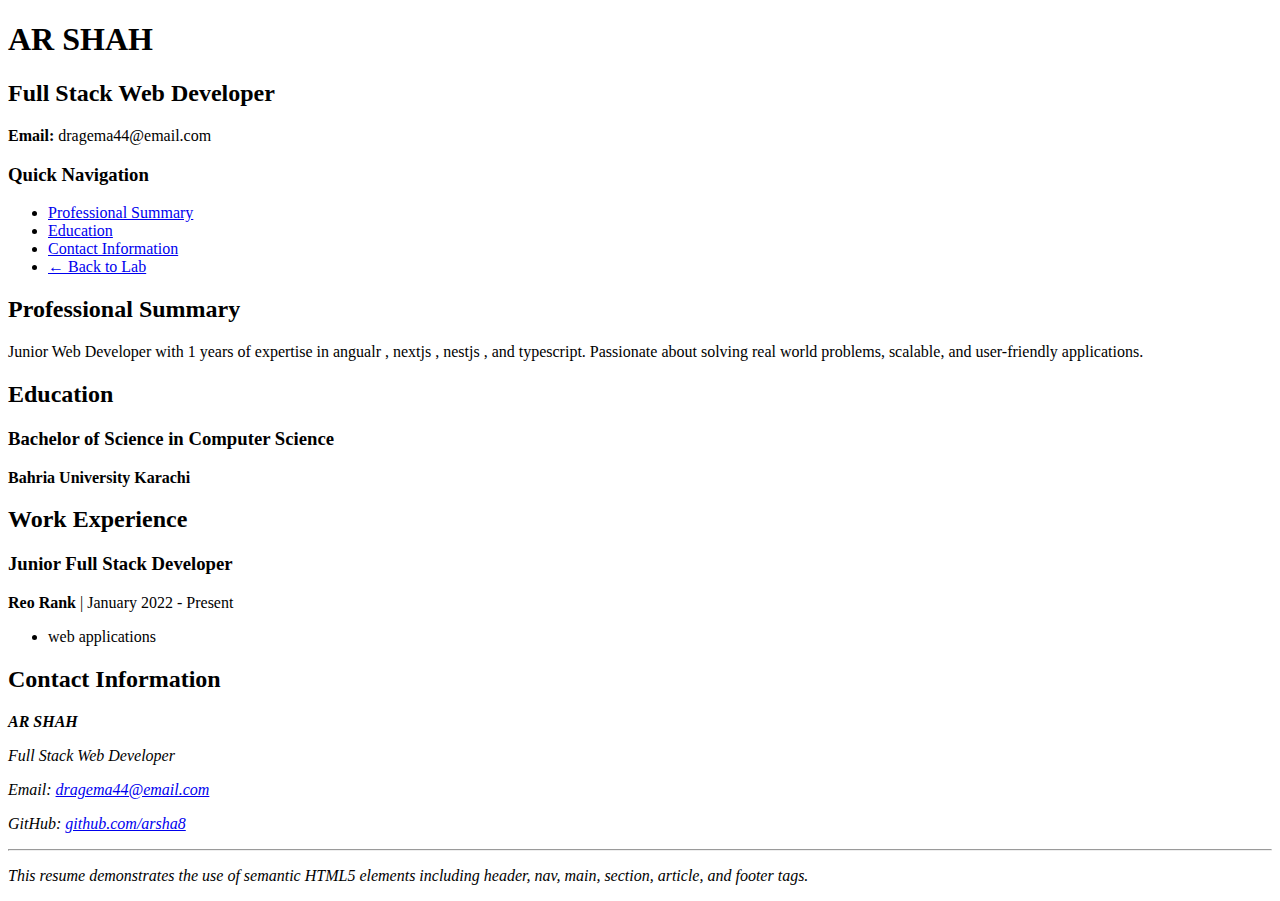
<file: task3-resume.html>
<!DOCTYPE html>
<html lang="en">
<head>
    <meta charset="UTF-8">
    <meta name="viewport" content="width=device-width, initial-scale=1.0">
    <title>Task 3: Resume Page - John Doe</title>
</head>
<body>
    <!-- Header Section -->
    <header>
        <h1>AR SHAH</h1>
        <h2>Full Stack Web Developer</h2>
        <p><strong>Email:</strong> dragema44@email.com </p>
    </header>

    <!-- Navigation Menu -->
    <nav>
        <h3>Quick Navigation</h3>
        <ul>
            <li><a href="#summary">Professional Summary</a></li>
            <li><a href="#education">Education</a></li>
            <li><a href="#contact">Contact Information</a></li>
            <li><a href="index.html">← Back to Lab</a></li>
        </ul>
    </nav>

    <!-- Main Content -->
    <main>
        <!-- Professional Summary Section -->
        <section id="summary">
            <h2>Professional Summary</h2>
            <p> Junior Web Developer with 1 years of expertise in angualr , nextjs , nestjs , and typescript. Passionate about solving real world problems, scalable, and user-friendly applications.</p>
        </section>

        <!-- Education Section -->
        <section id="education">
            <h2>Education</h2>
            <article>
                <h3>Bachelor of Science in Computer Science</h3>
                <p><strong>Bahria University Karachi</strong></p>
                
            </article>
            
        </section>

        <!-- Work Experience Section -->
        <section id="experience">
            <h2>Work Experience</h2>
            
            <article>
                <h3>Junior Full Stack Developer</h3>
                <p><strong>Reo Rank</strong> | January 2022 - Present</p>
                <ul>
                    <li>web applications</li>
                </ul>
            </article>

        </section>
    </main>
    <!-- Footer with Contact Information -->
    <footer id="contact">
        <h2>Contact Information</h2>
        <address>
            <p><strong>AR SHAH</strong></p>
            <p>Full Stack Web Developer</p>
            <p>Email: <a href="mailto:dragema44@email.com">dragema44@email.com</a></p>
            <p>GitHub: <a href="https://github.com/arshah8" target="_blank">github.com/arsha8</a></p>
        </address>
        
        <hr>
        <p><em>This resume demonstrates the use of semantic HTML5 elements including header, nav, main, section, article, and footer tags.</em></p>
    </footer>
</body>
</html>
</file>
<file: CSS/style.css>
/* ======= Bahria University Exact Styling ======= */
:root{
  --primary:#003366; /* Bahria Navy Blue */
  --secondary:#001122; /* Dark Navy */
  --accent:#FFD700; /* Bahria Gold */
  --accent-dark:#B8860B; /* Dark Gold */
  --muted:#666666;
  --light-gray:#F5F5F5;
  --light-bg:#F5F5F5;
  --white:#FFFFFF;
  --text-dark:#333333;
  --text-light:#666666;
  --border-color:#E0E0E0;
  --max-width:1200px;
  --radius:4px;
  font-family: 'Arial', 'Helvetica', sans-serif;
}

*{box-sizing:border-box}
html,body{height:100%;margin:0;background:var(--white);color:var(--text-dark);line-height:1.5;font-size:14px}
a{color:inherit;text-decoration:none}
img{max-width:100%;height:auto;display:block}

/* ======= Homepage Layout ======= */
.homepage{
  width:100%;
}

.headerrowwrapper{
  background:var(--white);
  border-bottom:1px solid var(--border-color);
}

.headerrow{
  max-width:var(--max-width);
  margin:0 auto;
  padding:0 20px;
  display:flex;
  justify-content:space-between;
  align-items:center;
  padding:10px 0;
}

/* Logo Container */
.logocontainer{
  display:flex;
  align-items:center;
  gap:12px;
}

.logobox{
  width:50px;
  height:50px;
}

.logobox img{
  width:100%;
  height:100%;
  object-fit:cover;
  border-radius:4px;
}

.logoboxtxt h1{
  font-size:22px;
  margin:0;
  color:var(--primary);
  font-weight:bold;
  text-transform:uppercase;
}

.logoboxtxt h4{
  font-size:12px;
  margin:0;
  color:var(--text-light);
  font-weight:normal;
  font-style:italic;
}

/* Top Menu Container */
.topmenucontainer{
  display:flex;
  align-items:center;
  gap:20px;
}

.topmenucontent{
  display:flex;
  gap:15px;
}

.topmenucontent a{
  color:var(--primary);
  font-size:12px;
  font-weight:500;
  text-transform:uppercase;
  padding:5px 8px;
  border-radius:var(--radius);
  transition:all 0.3s ease;
}

.topmenucontent a:hover{
  background:var(--light-gray);
  color:var(--secondary);
}

.burightlogo{
  width:30px;
  height:30px;
}

.burightlogo img{
  width:100%;
  height:100%;
  object-fit:cover;
}

/* Main Menu Container */
.mainmenucontainer{
  background:var(--primary);
  padding:0 20px;
  position:relative;
}

.mainmenucontainer_in{
  max-width:var(--max-width);
  margin:0 auto;
  display:flex;
  gap:30px;
  padding:12px 0;
}

.mainmenucontainer_in a{
  color:var(--white);
  font-size:14px;
  font-weight:600;
  text-transform:uppercase;
  padding:8px 12px;
  border-radius:var(--radius);
  transition:all 0.3s ease;
}

.mainmenucontainer_in a:hover{
  background:var(--accent);
  color:var(--primary);
}

.hamburger-campus{
  display:none;
  background:none;
  border:none;
  color:var(--white);
  font-size:20px;
  cursor:pointer;
  padding:8px;
}

/* Main Strip Container */
.mainstripcontainer{
  background:linear-gradient(135deg, var(--primary) 0%, var(--secondary) 100%);
  text-align:center;
  padding:20px 0;
}

.mainstripbadge{
  color:var(--white);
  font-size:18px;
  font-weight:bold;
  margin:0;
  text-transform:uppercase;
}

/* Mobile Responsive */
@media(max-width:768px){
  .headerrow{
    flex-direction:column;
    gap:15px;
    padding:15px 20px;
  }
  
  .topmenucontainer{
    flex-direction:column;
    gap:10px;
  }
  
  .topmenucontent{
    flex-wrap:wrap;
    justify-content:center;
    gap:10px;
  }
  
  .mainmenucontainer{
    padding:0;
  }
  
  .mainmenucontainer_in{
    flex-direction:column;
    padding:15px 20px;
    gap:10px;
  }
  
  .hamburger-campus{
    display:block;
    position:absolute;
    top:10px;
    right:20px;
  }
  
  .mainmenucontainer_in{
    display:none;
  }
  
  .mainmenucontainer_in.show{
    display:flex;
  }
}

/* ======= Page Layout ======= */
.page{max-width:var(--max-width);margin:0 auto;padding:0 20px}

/* ======= Animations ======= */
@keyframes fadeInUp {
  from {
    opacity: 0;
    transform: translateY(30px);
  }
  to {
    opacity: 1;
    transform: translateY(0);
  }
}

.animate-fadeInUp {
  animation: fadeInUp 0.8s ease-out forwards;
}

/* ======= Hero Section ======= */
.hero-section{
  background:linear-gradient(135deg, var(--primary) 0%, var(--secondary) 100%);
  color:var(--white);
  padding:60px 0;
}

.hero-bg{
  background-image:url('data:image/svg+xml,<svg xmlns="http://www.w3.org/2000/svg" viewBox="0 0 100 100"><defs><pattern id="grain" width="100" height="100" patternUnits="userSpaceOnUse"><circle cx="25" cy="25" r="1" fill="white" opacity="0.1"/><circle cx="75" cy="75" r="1" fill="white" opacity="0.1"/><circle cx="50" cy="10" r="0.5" fill="white" opacity="0.1"/></pattern></defs><rect width="100" height="100" fill="url(%23grain)"/></svg>');
}

.hero{
  display:grid;
  grid-template-columns:1fr 1fr;
  gap:40px;
  align-items:center;
}

.hero-content h1{
  font-size:48px;
  margin:0 0 20px;
  font-weight:700;
  line-height:1.2;
}

.hero-description{
  font-size:18px;
  margin:0 0 30px;
  opacity:0.9;
  line-height:1.6;
}

.btn-learn-more{
  background:var(--accent);
  color:var(--primary);
  padding:15px 30px;
  border-radius:8px;
  font-weight:600;
  font-size:16px;
  transition:all 0.3s ease;
  display:inline-block;
}

.btn-learn-more:hover{
  background:var(--accent-dark);
  color:var(--white);
}

.hero-image img{
  border-radius:12px;
  box-shadow:0 20px 40px rgba(0,0,0,0.2);
}

@media(max-width:900px){
  .hero{grid-template-columns:1fr;text-align:center;}
  .hero-content h1{font-size:36px}
  .hero-description{font-size:16px}
}

/* ======= Hero Section ======= */
.hero-section{
  background:linear-gradient(135deg, var(--primary) 0%, var(--secondary) 100%);
  color:white;
  padding:60px 0;
}

.hero-bg{
  background-image:url('data:image/svg+xml,<svg xmlns="http://www.w3.org/2000/svg" viewBox="0 0 100 100"><defs><pattern id="grain" width="100" height="100" patternUnits="userSpaceOnUse"><circle cx="25" cy="25" r="1" fill="white" opacity="0.1"/><circle cx="75" cy="75" r="1" fill="white" opacity="0.1"/><circle cx="50" cy="10" r="0.5" fill="white" opacity="0.1"/></pattern></defs><rect width="100" height="100" fill="url(%23grain)"/></svg>');
}

.hero{
  display:grid;
  grid-template-columns:1fr 1fr;
  gap:40px;
  align-items:center;
}

.hero-content h1{
  font-size:48px;
  margin:0 0 20px;
  font-weight:700;
  line-height:1.2;
}

.hero-description{
  font-size:18px;
  margin:0 0 30px;
  opacity:0.9;
  line-height:1.6;
}

.btn-learn-more{
  background:var(--accent);
  color:white;
  padding:15px 30px;
  border-radius:8px;
  font-weight:600;
  font-size:16px;
  transition:all 0.3s ease;
  display:inline-block;
}

.btn-learn-more:hover{
  background:#d97706;
  transform:translateY(-2px);
  box-shadow:0 8px 25px rgba(245, 158, 11, 0.3);
}

.hero-image img{
  border-radius:12px;
  box-shadow:0 20px 40px rgba(0,0,0,0.2);
}

@media(max-width:900px){
  .hero{grid-template-columns:1fr;text-align:center;}
  .hero-content h1{font-size:36px}
  .hero-description{font-size:16px}
}

/* ======= Main Content ======= */
main{padding:40px 0 60px}

/* Vision & Mission Section */
.vision-mission{
  background:var(--light-bg);
  padding:60px 0;
  margin:40px 0;
}

.vm-container{
  display:grid;
  grid-template-columns:1fr 1fr;
  gap:40px;
  max-width:1000px;
  margin:0 auto;
}

.vm-item{
  text-align:center;
  padding:30px;
  background:white;
  border-radius:12px;
  box-shadow:0 4px 20px rgba(0,0,0,0.08);
}

.vm-item h2{
  color:var(--primary);
  font-size:28px;
  margin:0 0 20px;
  font-weight:700;
}

.vm-item p{
  color:var(--muted);
  font-size:16px;
  line-height:1.6;
  margin:0;
}

/* Statistics Section */
.stats-section{
  background:var(--primary);
  color:white;
  padding:60px 0;
  margin:40px 0;
}

.stats-container{
  display:grid;
  grid-template-columns:repeat(auto-fit,minmax(200px,1fr));
  gap:30px;
  text-align:center;
}

.stat-item{
  padding:20px;
}

.stat-number{
  font-size:48px;
  font-weight:700;
  color:var(--accent);
  margin:0 0 10px;
}

.stat-label{
  font-size:14px;
  font-weight:600;
  opacity:0.9;
  letter-spacing:1px;
}

/* Section Headers */
.section-header{
  text-align:center;
  margin:0 0 40px;
}

.section-header h2{
  font-size:36px;
  color:var(--primary);
  margin:0 0 10px;
  font-weight:700;
}

.section-header p{
  font-size:18px;
  color:var(--muted);
  margin:0;
}

/* Grid sections */
.grid-3{display:grid;grid-template-columns:repeat(auto-fit,minmax(300px,1fr));gap:30px;margin:40px 0}
.card{background:white;padding:30px;border-radius:12px;box-shadow:0 4px 20px rgba(0,0,0,0.08);transition:transform 0.3s ease, box-shadow 0.3s ease;border:1px solid #f1f5f9}
.card:hover{transform:translateY(-5px);box-shadow:0 8px 30px rgba(0,0,0,0.12)}
.card h3{margin:0 0 15px;font-size:20px;color:var(--primary);font-weight:600}
.card p{margin:0 0 20px;color:var(--muted);line-height:1.6}
.card-link{color:var(--accent);font-weight:600;text-decoration:none;transition:color 0.3s ease}
.card-link:hover{color:#d97706}

/* News Section */
.news-section{
  padding:60px 0;
  background:var(--light-bg);
}

.news-grid{
  display:grid;
  grid-template-columns:repeat(auto-fit,minmax(350px,1fr));
  gap:30px;
}

.news-card{
  background:white;
  border-radius:12px;
  overflow:hidden;
  box-shadow:0 4px 20px rgba(0,0,0,0.08);
  transition:transform 0.3s ease, box-shadow 0.3s ease;
}

.news-card:hover{
  transform:translateY(-5px);
  box-shadow:0 8px 30px rgba(0,0,0,0.12);
}

.news-card img{
  width:100%;
  height:200px;
  object-fit:cover;
}

.news-content{
  padding:25px;
}

.news-content h3{
  font-size:18px;
  color:var(--primary);
  margin:0 0 15px;
  font-weight:600;
  line-height:1.4;
}

.news-link{
  color:var(--accent);
  font-weight:600;
  text-decoration:none;
  transition:color 0.3s ease;
}

.news-link:hover{
  color:#d97706;
}

/* Academics Section */
.academics-section{
  padding:60px 0;
}

.academics-grid{
  display:grid;
  grid-template-columns:repeat(auto-fit,minmax(280px,1fr));
  gap:30px;
}

.academic-card{
  background:white;
  padding:30px;
  border-radius:12px;
  box-shadow:0 4px 20px rgba(0,0,0,0.08);
  transition:transform 0.3s ease, box-shadow 0.3s ease;
  border-left:4px solid var(--accent);
}

.academic-card:hover{
  transform:translateY(-5px);
  box-shadow:0 8px 30px rgba(0,0,0,0.12);
}

.academic-card h3{
  color:var(--primary);
  font-size:20px;
  margin:0 0 15px;
  font-weight:600;
}

.academic-card p{
  color:var(--muted);
  line-height:1.6;
  margin:0;
}

/* Campus Section */
.campus-section{
  padding:60px 0;
  background:var(--light-bg);
}

.campus-grid{
  display:grid;
  grid-template-columns:repeat(auto-fit,minmax(250px,1fr));
  gap:25px;
}

.campus-card{
  background:white;
  padding:25px;
  border-radius:12px;
  box-shadow:0 4px 20px rgba(0,0,0,0.08);
  transition:transform 0.3s ease, box-shadow 0.3s ease;
  text-align:center;
}

.campus-card:hover{
  transform:translateY(-5px);
  box-shadow:0 8px 30px rgba(0,0,0,0.12);
}

.campus-card h3{
  color:var(--primary);
  font-size:18px;
  margin:0 0 10px;
  font-weight:600;
}

.campus-card p{
  color:var(--muted);
  font-size:14px;
  margin:0;
}

/* departments grid */
.depts{display:grid;grid-template-columns:repeat(auto-fit,minmax(180px,1fr));gap:12px}
.dept{background:linear-gradient(180deg,#fff,#fcfdff);padding:18px;border-radius:12px;text-align:center;transition:transform 0.3s ease, box-shadow 0.3s ease}
.dept:hover{transform:translateY(-5px);box-shadow:0 8px 16px rgba(12,20,30,.1)}
.dept h4{margin:8px 0 4px}

/* Footer */
footer.site-footer{
  background:var(--secondary);
  color:white;
  padding:60px 0 20px;
  margin-top:60px;
}

.footer-content{
  display:grid;
  grid-template-columns:repeat(auto-fit,minmax(250px,1fr));
  gap:40px;
  margin-bottom:40px;
}

.footer-section h4{
  color:var(--accent);
  font-size:18px;
  margin:0 0 20px;
  font-weight:600;
}

.footer-section ul{
  list-style:none;
  padding:0;
  margin:0;
}

.footer-section ul li{
  margin:0 0 10px;
}

.footer-section ul li a{
  color:rgba(255,255,255,0.8);
  text-decoration:none;
  transition:color 0.3s ease;
}

.footer-section ul li a:hover{
  color:var(--accent);
}

.location-info p{
  margin:0 0 20px;
  color:rgba(255,255,255,0.8);
  line-height:1.6;
}

.location-info strong{
  color:white;
}

.social-media{
  margin-top:20px;
}

.social-media a{
  color:rgba(255,255,255,0.8);
  margin-right:15px;
  text-decoration:none;
  transition:color 0.3s ease;
}

.social-media a:hover{
  color:var(--accent);
}

.footer-bottom{
  border-top:1px solid rgba(255,255,255,0.1);
  padding-top:20px;
  text-align:center;
}

.footer-bottom p{
  margin:0;
  color:rgba(255,255,255,0.6);
  font-size:14px;
}

/* small helpers */
.kicker{display:inline-block;background:#eef6ff;color:var(--primary);padding:6px 10px;border-radius:999px;font-weight:700;font-size:12px}
.btn{display:inline-block;padding:10px 14px;border-radius:10px;background:var(--primary);color:#fff;font-weight:700;transition:transform 0.3s ease, background-color 0.3s ease}
.btn:hover{transform:scale(1.05);background-color:#0a4a7a}

/* Responsive Design */
@media(max-width:768px){
  .vm-container{grid-template-columns:1fr;gap:30px}
  .stats-container{grid-template-columns:repeat(2,1fr);gap:20px}
  .stat-number{font-size:36px}
  .section-header h2{font-size:28px}
  .section-header p{font-size:16px}
  .news-grid{grid-template-columns:1fr;gap:20px}
  .academics-grid{grid-template-columns:1fr;gap:20px}
  .campus-grid{grid-template-columns:repeat(2,1fr);gap:15px}
  .footer-content{grid-template-columns:1fr;gap:30px;text-align:center}
}

@media(max-width:600px){
  .page{padding:0 15px}
  .hero-section{padding:40px 0}
  .hero-content h1{font-size:28px}
  .hero-description{font-size:16px}
  .stats-container{grid-template-columns:1fr;gap:15px}
  .stat-number{font-size:32px}
  .stat-label{font-size:12px}
  .section-header h2{font-size:24px}
  .section-header p{font-size:14px}
  .grid-3{grid-template-columns:1fr;gap:20px}
  .card{padding:20px}
  .campus-grid{grid-template-columns:1fr;gap:15px}
  .campus-card{padding:20px}
  .footer-content{grid-template-columns:1fr;gap:25px}
  .footer-section{margin-bottom:30px}
}

/* Accessibility */
a[role="button"]{cursor:pointer}
.sr-only{position:absolute;width:1px;height:1px;padding:0;margin:-1px;overflow:hidden;clip:rect(0,0,0,0);white-space:nowrap;border:0}

/* Smooth scrolling */
html{scroll-behavior:smooth}
</file>
<file: styles.css>
/* ======= Bahria University Exact Styling ======= */
:root{
    --primary:#003366; /* Bahria Navy Blue */
    --secondary:#001122; /* Dark Navy */
    --accent:#FFD700; /* Bahria Gold */
    --accent-dark:#B8860B; /* Dark Gold */
    --muted:#666666;
    --light-gray:#F5F5F5;
    --light-bg:#F5F5F5;
    --white:#FFFFFF;
    --text-dark:#333333;
    --text-light:#666666;
    --border-color:#E0E0E0;
    --max-width:1200px;
    --radius:4px;
    font-family: 'Arial', 'Helvetica', sans-serif;
  }
  
  *{box-sizing:border-box}
  html,body{height:100%;margin:0;background:var(--white);color:var(--text-dark);line-height:1.5;font-size:14px}
  a{color:inherit;text-decoration:none}
  img{max-width:100%;height:auto;display:block}
  
  /* ======= Homepage Layout ======= */
  .homepage{
    width:100%;
  }
  
  .headerrowwrapper{
    background:var(--white);
    border-bottom:1px solid var(--border-color);
  }
  
  .headerrow{
    max-width:var(--max-width);
    margin:0 auto;
    padding:0 20px;
    display:flex;
    justify-content:space-between;
    align-items:center;
    padding:10px 0;
  }
  
  /* Logo Container */
  .logocontainer{
    display:flex;
    align-items:center;
    gap:12px;
  }
  
  .logobox{
    width:50px;
    height:50px;
  }
  
  .logobox img{
    width:100%;
    height:100%;
    object-fit:cover;
    border-radius:4px;
  }
  
  .logoboxtxt h1{
    font-size:22px;
    margin:0;
    color:var(--primary);
    font-weight:bold;
    text-transform:uppercase;
  }
  
  .logoboxtxt h4{
    font-size:12px;
    margin:0;
    color:var(--text-light);
    font-weight:normal;
    font-style:italic;
  }
  
  /* Top Menu Container */
  .topmenucontainer{
    display:flex;
    align-items:center;
    gap:20px;
  }
  
  .topmenucontent{
    display:flex;
    gap:15px;
  }
  
  .topmenucontent a{
    color:var(--primary);
    font-size:12px;
    font-weight:500;
    text-transform:uppercase;
    padding:5px 8px;
    border-radius:var(--radius);
    transition:all 0.3s ease;
  }
  
  .topmenucontent a:hover{
    background:var(--light-gray);
    color:var(--secondary);
  }
  
  .burightlogo{
    width:30px;
    height:30px;
  }
  
  .burightlogo img{
    width:100%;
    height:100%;
    object-fit:cover;
  }
  
  /* Main Menu Container */
  .mainmenucontainer{
    background:var(--primary);
    padding:0 20px;
    position:relative;
  }
  
  .mainmenucontainer_in{
    max-width:var(--max-width);
    margin:0 auto;
    display:flex;
    gap:30px;
    padding:12px 0;
  }
  
  .mainmenucontainer_in a{
    color:var(--white);
    font-size:14px;
    font-weight:600;
    text-transform:uppercase;
    padding:8px 12px;
    border-radius:var(--radius);
    transition:all 0.3s ease;
  }
  
  .mainmenucontainer_in a:hover{
    background:var(--accent);
    color:var(--primary);
  }
  
  .hamburger-campus{
    display:none;
    background:none;
    border:none;
    color:var(--white);
    font-size:20px;
    cursor:pointer;
    padding:8px;
  }
  
  /* Main Strip Container */
  .mainstripcontainer{
    background:linear-gradient(135deg, var(--primary) 0%, var(--secondary) 100%);
    text-align:center;
    padding:20px 0;
  }
  
  .mainstripbadge{
    color:var(--white);
    font-size:18px;
    font-weight:bold;
    margin:0;
    text-transform:uppercase;
  }
  
  /* Mobile Responsive */
  @media(max-width:768px){
    .headerrow{
      flex-direction:column;
      gap:15px;
      padding:15px 20px;
    }
    
    .topmenucontainer{
      flex-direction:column;
      gap:10px;
    }
    
    .topmenucontent{
      flex-wrap:wrap;
      justify-content:center;
      gap:10px;
    }
    
    .mainmenucontainer{
      padding:0;
    }
    
    .mainmenucontainer_in{
      flex-direction:column;
      padding:15px 20px;
      gap:10px;
    }
    
    .hamburger-campus{
      display:block;
      position:absolute;
      top:10px;
      right:20px;
    }
    
    .mainmenucontainer_in{
      display:none;
    }
    
    .mainmenucontainer_in.show{
      display:flex;
    }
  }
  
  /* ======= Page Layout ======= */
  .page{max-width:var(--max-width);margin:0 auto;padding:0 20px}
  
  /* ======= Animations ======= */
  @keyframes fadeInUp {
    from {
      opacity: 0;
      transform: translateY(30px);
    }
    to {
      opacity: 1;
      transform: translateY(0);
    }
  }
  
  .animate-fadeInUp {
    animation: fadeInUp 0.8s ease-out forwards;
  }
  
  /* ======= Hero Section ======= */
  .hero-section{
    background:linear-gradient(135deg, var(--primary) 0%, var(--secondary) 100%);
    color:var(--white);
    padding:60px 0;
  }
  
  .hero-bg{
    background-image:url('data:image/svg+xml,<svg xmlns="http://www.w3.org/2000/svg" viewBox="0 0 100 100"><defs><pattern id="grain" width="100" height="100" patternUnits="userSpaceOnUse"><circle cx="25" cy="25" r="1" fill="white" opacity="0.1"/><circle cx="75" cy="75" r="1" fill="white" opacity="0.1"/><circle cx="50" cy="10" r="0.5" fill="white" opacity="0.1"/></pattern></defs><rect width="100" height="100" fill="url(%23grain)"/></svg>');
  }
  
  .hero{
    display:grid;
    grid-template-columns:1fr 1fr;
    gap:40px;
    align-items:center;
  }
  
  .hero-content h1{
    font-size:48px;
    margin:0 0 20px;
    font-weight:700;
    line-height:1.2;
  }
  
  .hero-description{
    font-size:18px;
    margin:0 0 30px;
    opacity:0.9;
    line-height:1.6;
  }
  
  .btn-learn-more{
    background:var(--accent);
    color:var(--primary);
    padding:15px 30px;
    border-radius:8px;
    font-weight:600;
    font-size:16px;
    transition:all 0.3s ease;
    display:inline-block;
  }
  
  .btn-learn-more:hover{
    background:var(--accent-dark);
    color:var(--white);
  }
  
  .hero-image img{
    border-radius:12px;
    box-shadow:0 20px 40px rgba(0,0,0,0.2);
  }
  
  @media(max-width:900px){
    .hero{grid-template-columns:1fr;text-align:center;}
    .hero-content h1{font-size:36px}
    .hero-description{font-size:16px}
  }
  
  /* ======= Hero Section ======= */
  .hero-section{
    background:linear-gradient(135deg, var(--primary) 0%, var(--secondary) 100%);
    color:white;
    padding:60px 0;
  }
  
  .hero-bg{
    background-image:url('data:image/svg+xml,<svg xmlns="http://www.w3.org/2000/svg" viewBox="0 0 100 100"><defs><pattern id="grain" width="100" height="100" patternUnits="userSpaceOnUse"><circle cx="25" cy="25" r="1" fill="white" opacity="0.1"/><circle cx="75" cy="75" r="1" fill="white" opacity="0.1"/><circle cx="50" cy="10" r="0.5" fill="white" opacity="0.1"/></pattern></defs><rect width="100" height="100" fill="url(%23grain)"/></svg>');
  }
  
  .hero{
    display:grid;
    grid-template-columns:1fr 1fr;
    gap:40px;
    align-items:center;
  }
  
  .hero-content h1{
    font-size:48px;
    margin:0 0 20px;
    font-weight:700;
    line-height:1.2;
  }
  
  .hero-description{
    font-size:18px;
    margin:0 0 30px;
    opacity:0.9;
    line-height:1.6;
  }
  
  .btn-learn-more{
    background:var(--accent);
    color:white;
    padding:15px 30px;
    border-radius:8px;
    font-weight:600;
    font-size:16px;
    transition:all 0.3s ease;
    display:inline-block;
  }
  
  .btn-learn-more:hover{
    background:#d97706;
    transform:translateY(-2px);
    box-shadow:0 8px 25px rgba(245, 158, 11, 0.3);
  }
  
  .hero-image img{
    border-radius:12px;
    box-shadow:0 20px 40px rgba(0,0,0,0.2);
  }
  
  @media(max-width:900px){
    .hero{grid-template-columns:1fr;text-align:center;}
    .hero-content h1{font-size:36px}
    .hero-description{font-size:16px}
  }
  
  /* ======= Main Content ======= */
  main{padding:40px 0 60px}
  
  /* Vision & Mission Section */
  .vision-mission{
    background:var(--light-bg);
    padding:60px 0;
    margin:40px 0;
  }
  
  .vm-container{
    display:grid;
    grid-template-columns:1fr 1fr;
    gap:40px;
    max-width:1000px;
    margin:0 auto;
  }
  
  .vm-item{
    text-align:center;
    padding:30px;
    background:white;
    border-radius:12px;
    box-shadow:0 4px 20px rgba(0,0,0,0.08);
  }
  
  .vm-item h2{
    color:var(--primary);
    font-size:28px;
    margin:0 0 20px;
    font-weight:700;
  }
  
  .vm-item p{
    color:var(--muted);
    font-size:16px;
    line-height:1.6;
    margin:0;
  }
  
  /* Statistics Section */
  .stats-section{
    background:var(--primary);
    color:white;
    padding:60px 0;
    margin:40px 0;
  }
  
  .stats-container{
    display:grid;
    grid-template-columns:repeat(auto-fit,minmax(200px,1fr));
    gap:30px;
    text-align:center;
  }
  
  .stat-item{
    padding:20px;
  }
  
  .stat-number{
    font-size:48px;
    font-weight:700;
    color:var(--accent);
    margin:0 0 10px;
  }
  
  .stat-label{
    font-size:14px;
    font-weight:600;
    opacity:0.9;
    letter-spacing:1px;
  }
  
  /* Section Headers */
  .section-header{
    text-align:center;
    margin:0 0 40px;
  }
  
  .section-header h2{
    font-size:36px;
    color:var(--primary);
    margin:0 0 10px;
    font-weight:700;
  }
  
  .section-header p{
    font-size:18px;
    color:var(--muted);
    margin:0;
  }
  
  /* Grid sections */
  .grid-3{display:grid;grid-template-columns:repeat(auto-fit,minmax(300px,1fr));gap:30px;margin:40px 0}
  .card{background:white;padding:30px;border-radius:12px;box-shadow:0 4px 20px rgba(0,0,0,0.08);transition:transform 0.3s ease, box-shadow 0.3s ease;border:1px solid #f1f5f9}
  .card:hover{transform:translateY(-5px);box-shadow:0 8px 30px rgba(0,0,0,0.12)}
  .card h3{margin:0 0 15px;font-size:20px;color:var(--primary);font-weight:600}
  .card p{margin:0 0 20px;color:var(--muted);line-height:1.6}
  .card-link{color:var(--accent);font-weight:600;text-decoration:none;transition:color 0.3s ease}
  .card-link:hover{color:#d97706}
  
  /* News Section */
  .news-section{
    padding:60px 0;
    background:var(--light-bg);
  }
  
  .news-grid{
    display:grid;
    grid-template-columns:repeat(auto-fit,minmax(350px,1fr));
    gap:30px;
  }
  
  .news-card{
    background:white;
    border-radius:12px;
    overflow:hidden;
    box-shadow:0 4px 20px rgba(0,0,0,0.08);
    transition:transform 0.3s ease, box-shadow 0.3s ease;
  }
  
  .news-card:hover{
    transform:translateY(-5px);
    box-shadow:0 8px 30px rgba(0,0,0,0.12);
  }
  
  .news-card img{
    width:100%;
    height:200px;
    object-fit:cover;
  }
  
  .news-content{
    padding:25px;
  }
  
  .news-content h3{
    font-size:18px;
    color:var(--primary);
    margin:0 0 15px;
    font-weight:600;
    line-height:1.4;
  }
  
  .news-link{
    color:var(--accent);
    font-weight:600;
    text-decoration:none;
    transition:color 0.3s ease;
  }
  
  .news-link:hover{
    color:#d97706;
  }
  
  /* Academics Section */
  .academics-section{
    padding:60px 0;
  }
  
  .academics-grid{
    display:grid;
    grid-template-columns:repeat(auto-fit,minmax(280px,1fr));
    gap:30px;
  }
  
  .academic-card{
    background:white;
    padding:30px;
    border-radius:12px;
    box-shadow:0 4px 20px rgba(0,0,0,0.08);
    transition:transform 0.3s ease, box-shadow 0.3s ease;
    border-left:4px solid var(--accent);
  }
  
  .academic-card:hover{
    transform:translateY(-5px);
    box-shadow:0 8px 30px rgba(0,0,0,0.12);
  }
  
  .academic-card h3{
    color:var(--primary);
    font-size:20px;
    margin:0 0 15px;
    font-weight:600;
  }
  
  .academic-card p{
    color:var(--muted);
    line-height:1.6;
    margin:0;
  }
  
  /* Campus Section */
  .campus-section{
    padding:60px 0;
    background:var(--light-bg);
  }
  
  .campus-grid{
    display:grid;
    grid-template-columns:repeat(auto-fit,minmax(250px,1fr));
    gap:25px;
  }
  
  .campus-card{
    background:white;
    padding:25px;
    border-radius:12px;
    box-shadow:0 4px 20px rgba(0,0,0,0.08);
    transition:transform 0.3s ease, box-shadow 0.3s ease;
    text-align:center;
  }
  
  .campus-card:hover{
    transform:translateY(-5px);
    box-shadow:0 8px 30px rgba(0,0,0,0.12);
  }
  
  .campus-card h3{
    color:var(--primary);
    font-size:18px;
    margin:0 0 10px;
    font-weight:600;
  }
  
  .campus-card p{
    color:var(--muted);
    font-size:14px;
    margin:0;
  }
  
  /* departments grid */
  .depts{display:grid;grid-template-columns:repeat(auto-fit,minmax(180px,1fr));gap:12px}
  .dept{background:linear-gradient(180deg,#fff,#fcfdff);padding:18px;border-radius:12px;text-align:center;transition:transform 0.3s ease, box-shadow 0.3s ease}
  .dept:hover{transform:translateY(-5px);box-shadow:0 8px 16px rgba(12,20,30,.1)}
  .dept h4{margin:8px 0 4px}
  
  /* Footer */
  footer.site-footer{
    background:var(--secondary);
    color:white;
    padding:60px 0 20px;
    margin-top:60px;
  }
  
  .footer-content{
    display:grid;
    grid-template-columns:repeat(auto-fit,minmax(250px,1fr));
    gap:40px;
    margin-bottom:40px;
  }
  
  .footer-section h4{
    color:var(--accent);
    font-size:18px;
    margin:0 0 20px;
    font-weight:600;
  }
  
  .footer-section ul{
    list-style:none;
    padding:0;
    margin:0;
  }
  
  .footer-section ul li{
    margin:0 0 10px;
  }
  
  .footer-section ul li a{
    color:rgba(255,255,255,0.8);
    text-decoration:none;
    transition:color 0.3s ease;
  }
  
  .footer-section ul li a:hover{
    color:var(--accent);
  }
  
  .location-info p{
    margin:0 0 20px;
    color:rgba(255,255,255,0.8);
    line-height:1.6;
  }
  
  .location-info strong{
    color:white;
  }
  
  .social-media{
    margin-top:20px;
  }
  
  .social-media a{
    color:rgba(255,255,255,0.8);
    margin-right:15px;
    text-decoration:none;
    transition:color 0.3s ease;
  }
  
  .social-media a:hover{
    color:var(--accent);
  }
  
  .footer-bottom{
    border-top:1px solid rgba(255,255,255,0.1);
    padding-top:20px;
    text-align:center;
  }
  
  .footer-bottom p{
    margin:0;
    color:rgba(255,255,255,0.6);
    font-size:14px;
  }
  
  /* small helpers */
  .kicker{display:inline-block;background:#eef6ff;color:var(--primary);padding:6px 10px;border-radius:999px;font-weight:700;font-size:12px}
  .btn{display:inline-block;padding:10px 14px;border-radius:10px;background:var(--primary);color:#fff;font-weight:700;transition:transform 0.3s ease, background-color 0.3s ease}
  .btn:hover{transform:scale(1.05);background-color:#0a4a7a}
  
  /* Responsive Design */
  @media(max-width:768px){
    .vm-container{grid-template-columns:1fr;gap:30px}
    .stats-container{grid-template-columns:repeat(2,1fr);gap:20px}
    .stat-number{font-size:36px}
    .section-header h2{font-size:28px}
    .section-header p{font-size:16px}
    .news-grid{grid-template-columns:1fr;gap:20px}
    .academics-grid{grid-template-columns:1fr;gap:20px}
    .campus-grid{grid-template-columns:repeat(2,1fr);gap:15px}
    .footer-content{grid-template-columns:1fr;gap:30px;text-align:center}
  }
  
  @media(max-width:600px){
    .page{padding:0 15px}
    .hero-section{padding:40px 0}
    .hero-content h1{font-size:28px}
    .hero-description{font-size:16px}
    .stats-container{grid-template-columns:1fr;gap:15px}
    .stat-number{font-size:32px}
    .stat-label{font-size:12px}
    .section-header h2{font-size:24px}
    .section-header p{font-size:14px}
    .grid-3{grid-template-columns:1fr;gap:20px}
    .card{padding:20px}
    .campus-grid{grid-template-columns:1fr;gap:15px}
    .campus-card{padding:20px}
    .footer-content{grid-template-columns:1fr;gap:25px}
    .footer-section{margin-bottom:30px}
  }
  
  /* Accessibility */
  a[role="button"]{cursor:pointer}
  .sr-only{position:absolute;width:1px;height:1px;padding:0;margin:-1px;overflow:hidden;clip:rect(0,0,0,0);white-space:nowrap;border:0}
  
  /* Smooth scrolling */
  html{scroll-behavior:smooth}
</file>
